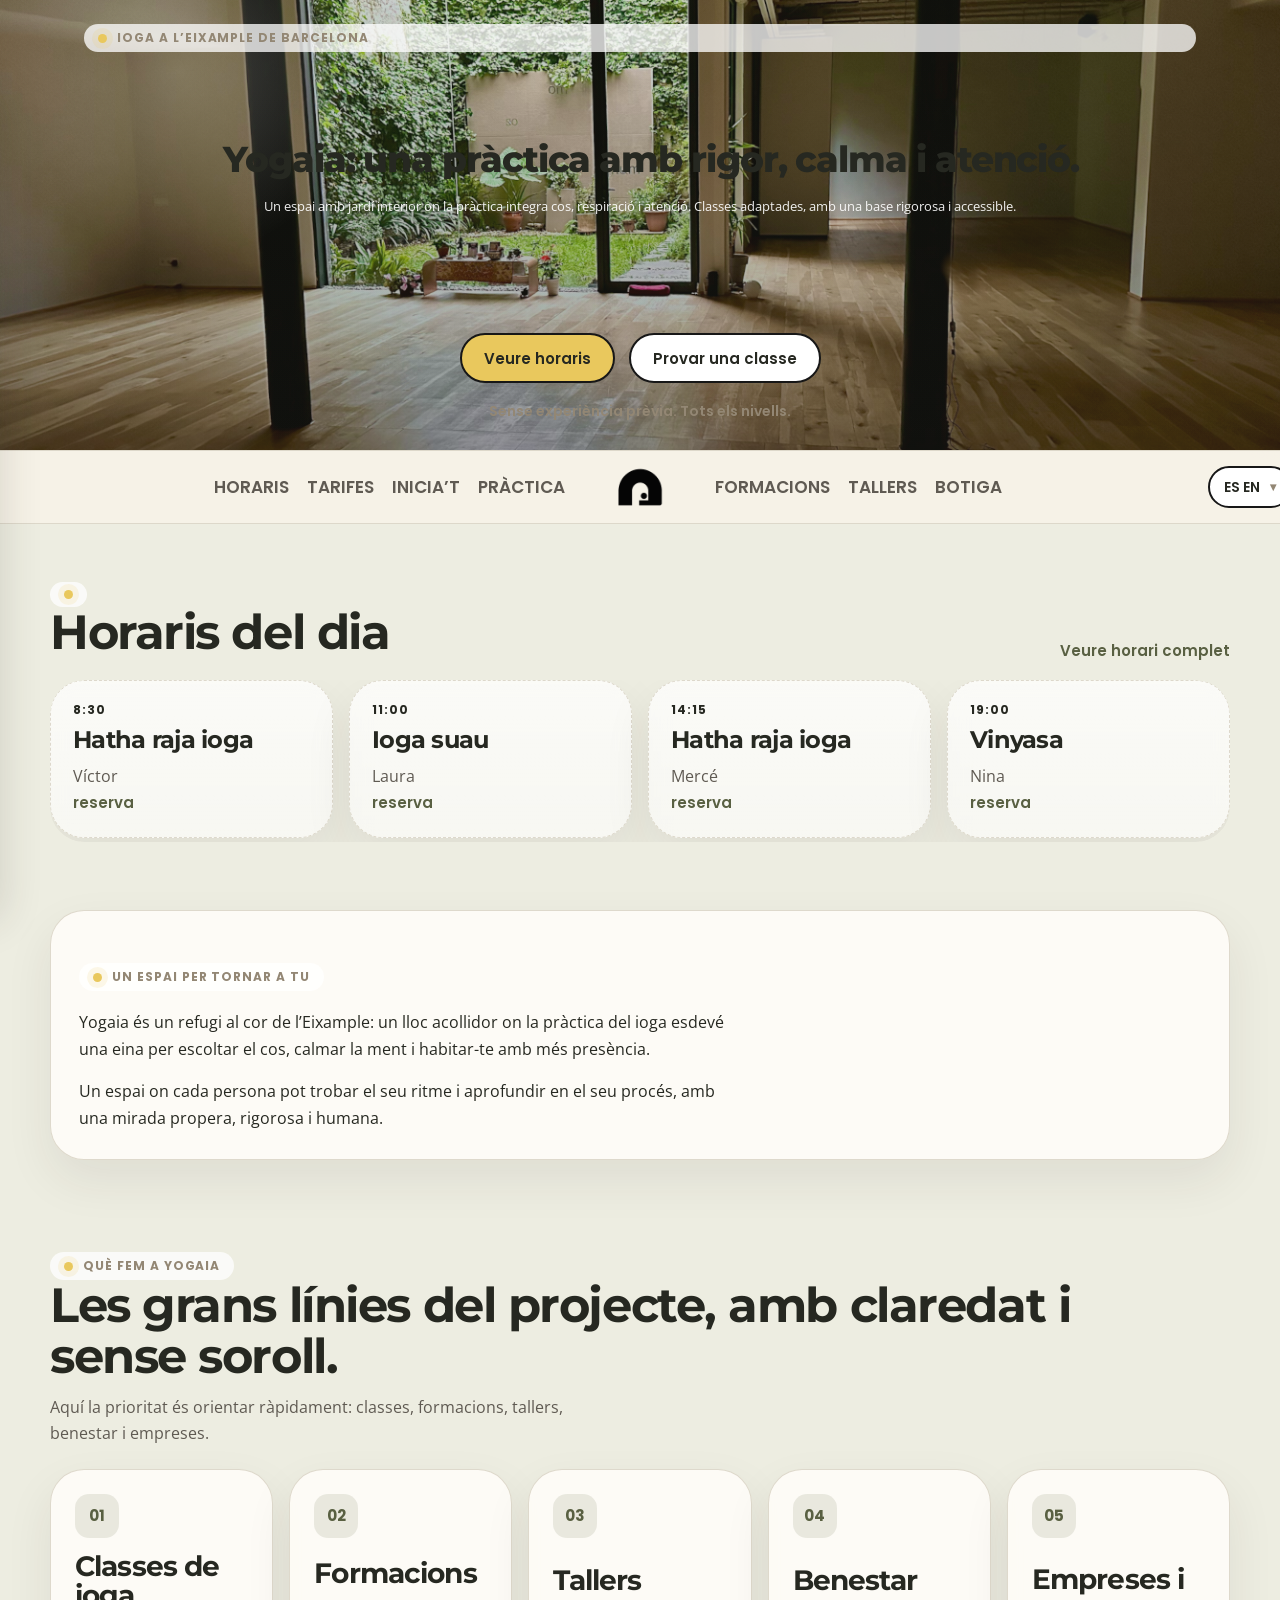
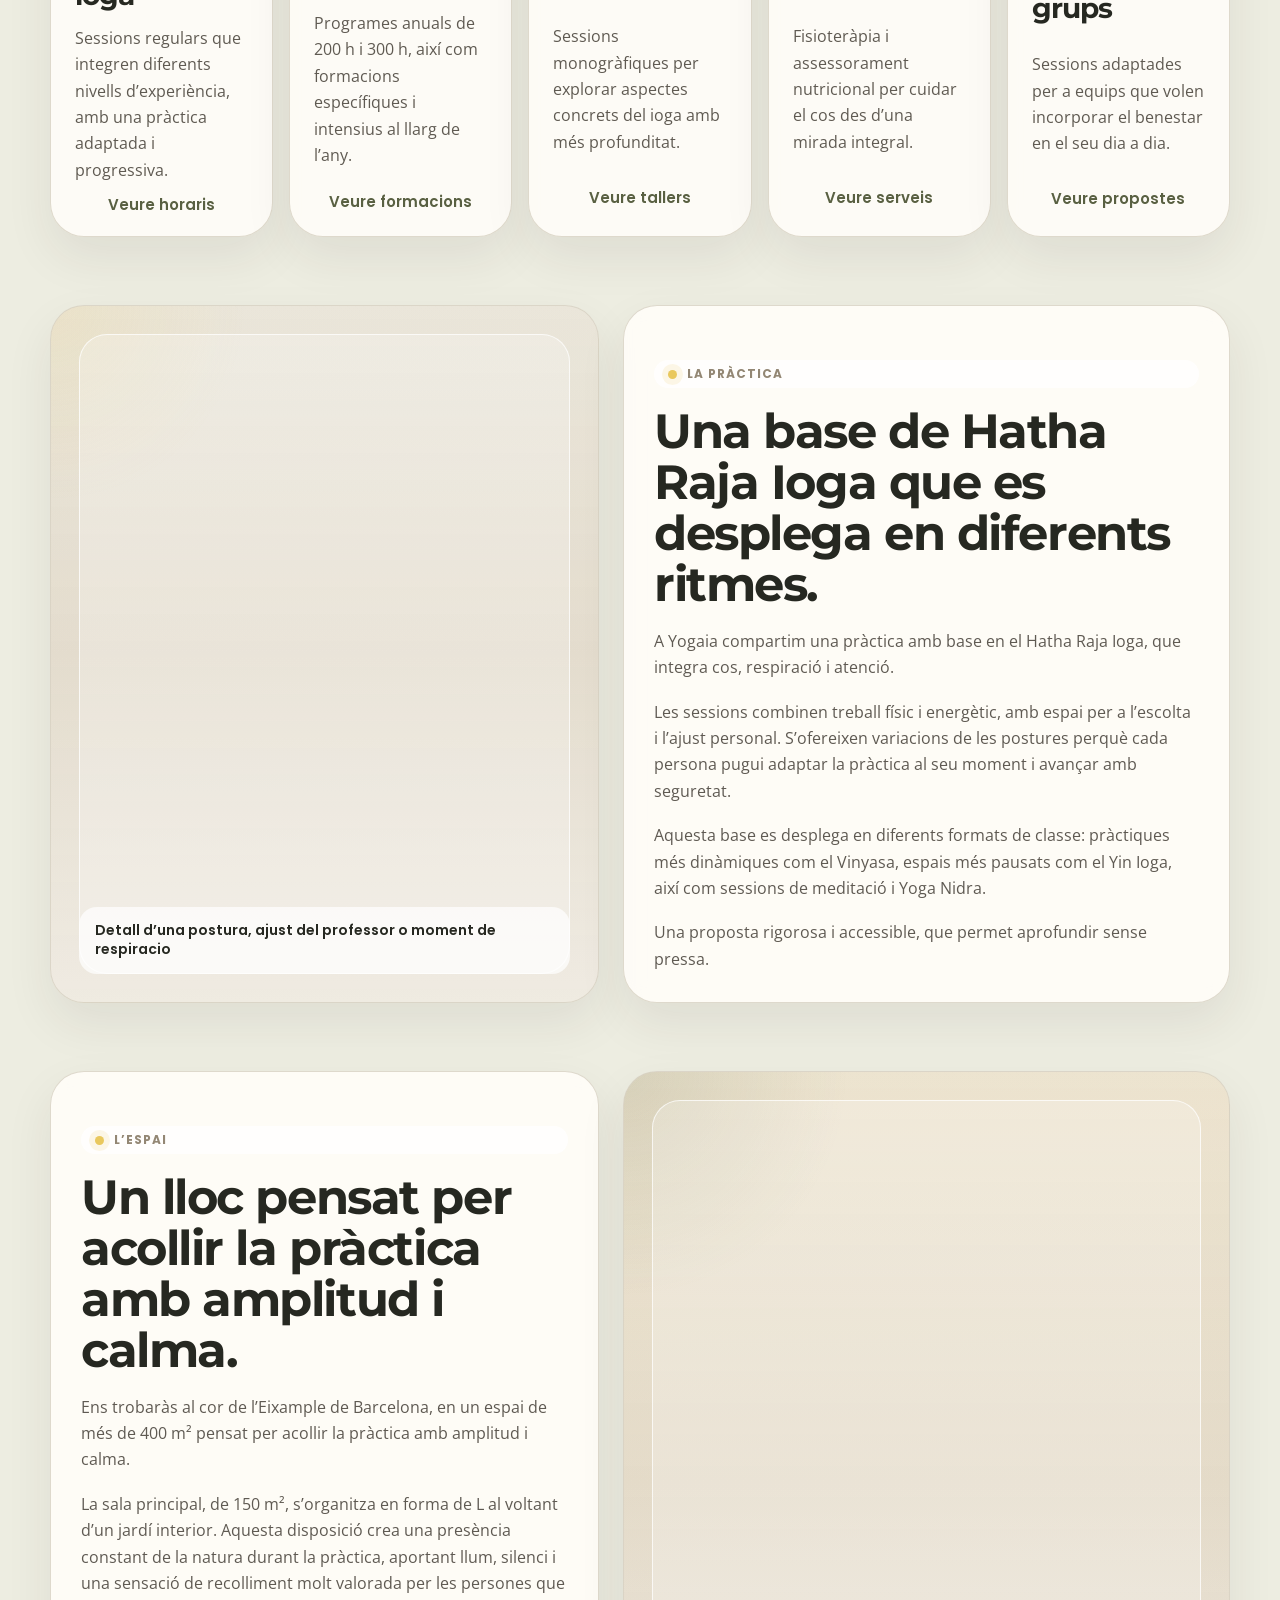
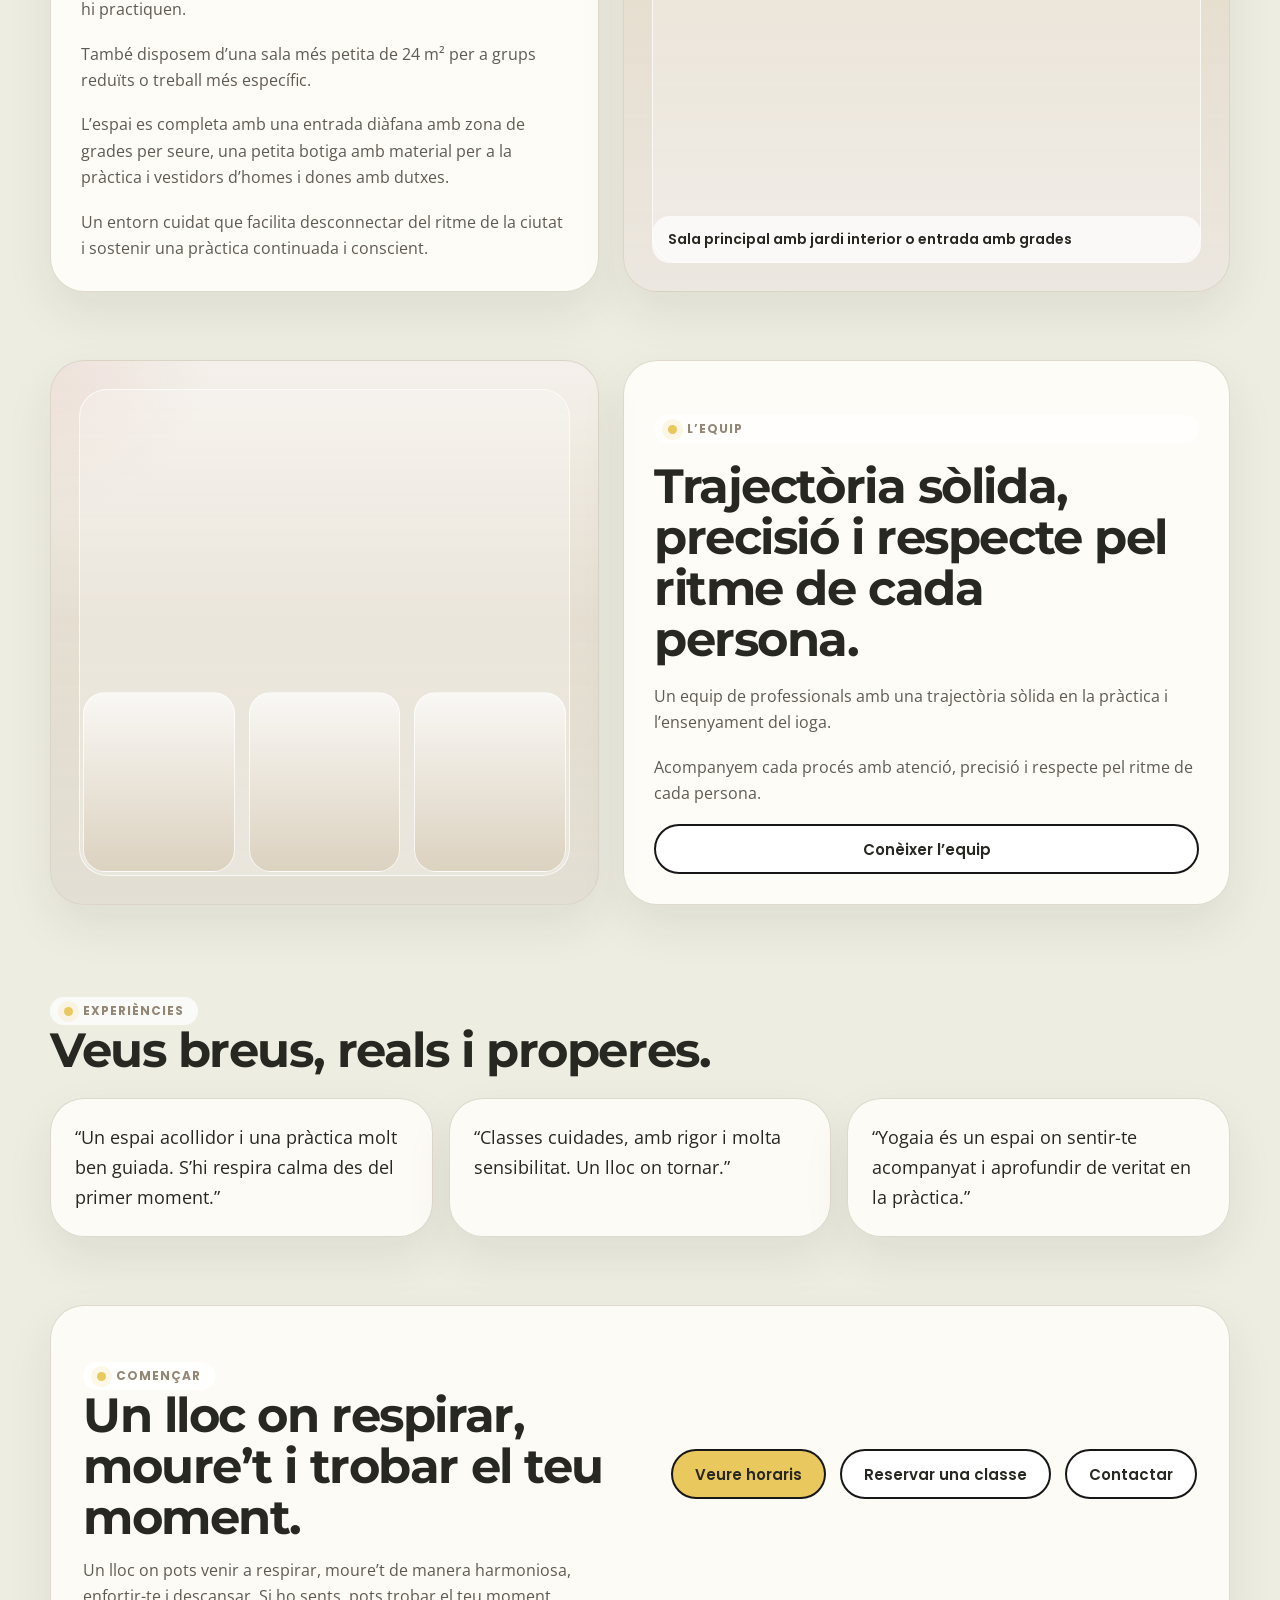
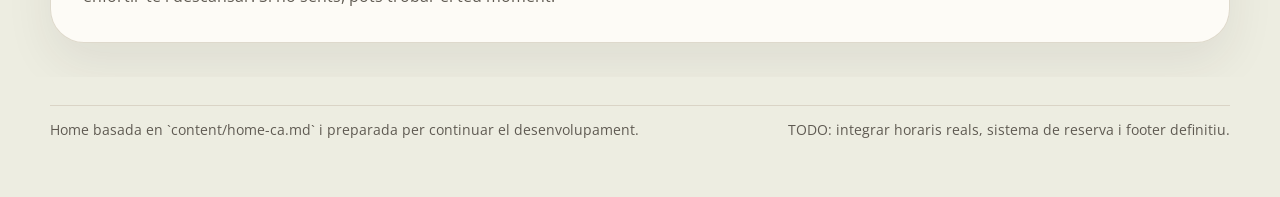
<file: yogaia.org/index.html>
<!doctype html>
<html lang="ca">
<head>
  <meta charset="utf-8">
  <meta name="viewport" content="width=device-width, initial-scale=1">
  <title>Yogaia BCN · Ioga a l'Eixample de Barcelona</title>
  <meta name="description" content="Yogaia BCN, escola de ioga a l'Eixample de Barcelona. Classes regulars, formacions, serveis i propostes per a empreses en un espai amb jardí interior.">
  <link rel="stylesheet" href="index.css">
</head>
<body>
  <section class="hero" aria-label="Hero principal">
    <div class="container">
      <div class="hero-shell">
        <div class="hero-card">
          <span class="eyebrow">Ioga a l’Eixample de Barcelona</span>
          <div class="hero-middle">
            <h1 class="hero-title">Yogaia: una pràctica amb rigor, calma i atenció.</h1>
            <p class="hero-subtitle">
              Un espai amb jardí interior on la pràctica integra cos, respiració i atenció.
              Classes adaptades, amb una base rigorosa i accessible.
            </p>
          </div>
          <div class="hero-actions">
            <a class="button button-primary" href="#horaris">Veure horaris</a>
            <a class="button button-secondary" href="#contacte">Provar una classe</a>
          </div>
          <div class="hero-meta">Sense experiència prèvia. Tots els nivells.</div>
        </div>
      </div>
    </div>
  </section>

  <div class="scroll-layer">
    <header class="site-header" id="siteHeader">
      <div class="container">
        <div class="header-inner">
          <nav class="nav nav-left" aria-label="Navegació principal esquerra">
            <div class="nav-cluster">
              <a href="#horaris">Horaris</a>
              <a href="#contacte">Tarifes</a>
              <a href="#contacte">Inicia’t</a>
              <a href="#practica">Pràctica</a>
            </div>
          </nav>
          <a class="brand" href="#top" aria-label="Yogaia BCN">
            <img class="brand-logo" src="logoYogaia-negre-transparent-600x600.png" alt="Yogaia">
          </a>
          <div class="mobile-header-lang" aria-label="Canviar idioma">
            <a href="#" lang="es" aria-label="Español">ES</a>
            <a href="#" lang="en" aria-label="English">EN</a>
          </div>
          <nav class="nav nav-right" aria-label="Navegació principal dreta">
            <div class="nav-cluster">
              <a href="#contacte">Formacions</a>
              <a href="#contacte">Tallers</a>
              <a href="#contacte">Botiga</a>
            </div>
            <div class="header-right-tools">
              <a class="header-cta" href="#horaris">Veure horaris</a>
              <div class="lang-picker" id="langPicker">
                <button class="lang-trigger button-secondary" type="button" id="langTrigger" aria-haspopup="true" aria-expanded="false">
                  ES EN
                  <span class="lang-chevron" aria-hidden="true">▾</span>
                </button>
                <div class="lang-menu" role="menu" aria-label="Canviar idioma">
                  <a class="lang-option" href="#" role="menuitem">ES</a>
                  <a class="lang-option" href="#" role="menuitem">EN</a>
                </div>
              </div>
            </div>
          </nav>
          <button class="mobile-menu-button" type="button" id="mobileMenuButton" aria-label="Obrir menú">
            <svg viewBox="0 0 24 24" aria-hidden="true">
              <path id="mobileMenuIconTop" d="M4 7h16"></path>
              <path id="mobileMenuIconMiddle" d="M4 12h16"></path>
              <path id="mobileMenuIconBottom" d="M4 17h16"></path>
            </svg>
          </button>
        </div>
      </div>
    </header>

    <main id="top" class="content-stage">
    <section id="horaris">
      <div class="container">
        <div class="section-head">
          <div>
            <span class="eyebrow"></span>
            <h2>Horaris del dia</h2>
          
          </div>
          <a class="button button-text" href="#contacte">Veure horari complet</a>
        </div>
        <div class="schedule-wrapper">
          <div class="schedule-track">
            <article class="schedule-card schedule-placeholder">
              <strong>8:30</strong>
              <h3>Hatha raja ioga</h3>
              <p>Víctor</p>
               <a class="button button-text" href="#contacte">reserva</a>
            </article>
            <article class="schedule-card schedule-placeholder">
             <strong>11:00</strong>
              <h3>Ioga suau</h3>
              <p>Laura</p>
               <a class="button button-text" href="#contacte">reserva</a> </article>
            <article class="schedule-card schedule-placeholder">
             <strong>14:15</strong>
              <h3>Hatha raja ioga</h3>
              <p>Mercé</p>
               <a class="button button-text" href="#contacte">reserva</a></article>
            <article class="schedule-card schedule-placeholder">
             <strong>19:00</strong>
              <h3>Vinyasa</h3>
              <p>Nina</p>
               <a class="button button-text" href="#contacte">reserva</a></article>
          </div>
        </div>
        <div class="schedule-controls" id="scheduleControls" aria-label="Controls dels horaris del dia">
          <button class="schedule-arrow prev" type="button" id="schedulePrev" aria-label="Veure classes anteriors">
            <svg viewBox="0 0 24 24" aria-hidden="true">
              <path d="M15 6l-6 6 6 6"></path>
            </svg>
          </button>
          <button class="schedule-arrow next" type="button" id="scheduleNext" aria-label="Veure classes següents">
            <svg viewBox="0 0 24 24" aria-hidden="true">
              <path d="M9 6l6 6-6 6"></path>
            </svg>
          </button>
        </div>
      </div>
    </section>

    <section class="panel-block" id="intro">
      <div class="container">
        <div class="panel">
          <span class="eyebrow">Un espai per tornar a tu</span>
          <div class="intro-copy">
            <p>Yogaia és un refugi al cor de l’Eixample: un lloc acollidor on la pràctica del ioga esdevé una eina per escoltar el cos, calmar la ment i habitar-te amb més presència.</p>
            <p>Un espai on cada persona pot trobar el seu ritme i aprofundir en el seu procés, amb una mirada propera, rigorosa i humana.</p>
          </div>
        </div>
      </div>
    </section>

    <section id="que-fem">
      <div class="container">
        <div class="section-head">
          <div>
            <span class="eyebrow">Què fem a Yogaia</span>
            <h2>Les grans línies del projecte, amb claredat i sense soroll.</h2>
            <p class="section-lead">Aquí la prioritat és orientar ràpidament: classes, formacions, tallers, benestar i empreses.</p>
          </div>
        </div>
        <div class="feature-grid">
          <article class="feature-card">
            <div class="feature-icon">01</div>
            <h3>Classes de ioga</h3>
            <p>Sessions regulars que integren diferents nivells d’experiència, amb una pràctica adaptada i progressiva.</p>
            <a class="button button-text" href="#horaris">Veure horaris</a>
          </article>
          <article class="feature-card">
            <div class="feature-icon">02</div>
            <h3>Formacions</h3>
            <p>Programes anuals de 200 h i 300 h, així com formacions específiques i intensius al llarg de l’any.</p>
            <a class="button button-text" href="#contacte">Veure formacions</a>
          </article>
          <article class="feature-card">
            <div class="feature-icon">03</div>
            <h3>Tallers</h3>
            <p>Sessions monogràfiques per explorar aspectes concrets del ioga amb més profunditat.</p>
            <a class="button button-text" href="#contacte">Veure tallers</a>
          </article>
          <article class="feature-card">
            <div class="feature-icon">04</div>
            <h3>Benestar</h3>
            <p>Fisioteràpia i assessorament nutricional per cuidar el cos des d’una mirada integral.</p>
            <a class="button button-text" href="#contacte">Veure serveis</a>
          </article>
          <article class="feature-card">
            <div class="feature-icon">05</div>
            <h3>Empreses i grups</h3>
            <p>Sessions adaptades per a equips que volen incorporar el benestar en el seu dia a dia.</p>
            <a class="button button-text" href="#contacte">Veure propostes</a>
          </article>
        </div>
      </div>
    </section>

    <section id="practica">
      <div class="container split">
        <div class="image-panel practice" aria-label="Imatge de la pràctica"></div>
        <div class="text-panel">
          <span class="eyebrow">La pràctica</span>
          <h2>Una base de Hatha Raja Ioga que es desplega en diferents ritmes.</h2>
          <p>A Yogaia compartim una pràctica amb base en el Hatha Raja Ioga, que integra cos, respiració i atenció.</p>
          <p>Les sessions combinen treball físic i energètic, amb espai per a l’escolta i l’ajust personal. S’ofereixen variacions de les postures perquè cada persona pugui adaptar la pràctica al seu moment i avançar amb seguretat.</p>
          <p>Aquesta base es desplega en diferents formats de classe: pràctiques més dinàmiques com el Vinyasa, espais més pausats com el Yin Ioga, així com sessions de meditació i Yoga Nidra.</p>
          <p>Una proposta rigorosa i accessible, que permet aprofundir sense pressa.</p>
        </div>
      </div>
    </section>

    <section id="espai">
      <div class="container split">
        <div class="text-panel">
          <span class="eyebrow">L’espai</span>
          <h2>Un lloc pensat per acollir la pràctica amb amplitud i calma.</h2>
          <p>Ens trobaràs al cor de l’Eixample de Barcelona, en un espai de més de 400 m² pensat per acollir la pràctica amb amplitud i calma.</p>
          <p>La sala principal, de 150 m², s’organitza en forma de L al voltant d’un jardí interior. Aquesta disposició crea una presència constant de la natura durant la pràctica, aportant llum, silenci i una sensació de recolliment molt valorada per les persones que hi practiquen.</p>
          <p>També disposem d’una sala més petita de 24 m² per a grups reduïts o treball més específic.</p>
          <p>L’espai es completa amb una entrada diàfana amb zona de grades per seure, una petita botiga amb material per a la pràctica i vestidors d’homes i dones amb dutxes.</p>
          <p>Un entorn cuidat que facilita desconnectar del ritme de la ciutat i sostenir una pràctica continuada i conscient.</p>
        </div>
        <div class="image-panel space" aria-label="Imatge de l’espai"></div>
      </div>
    </section>

    <section id="equip">
      <div class="container split">
        <div class="image-panel team" aria-label="Retrats de l’equip">
          <div class="portrait-grid" aria-hidden="true">
            <div class="portrait"></div>
            <div class="portrait"></div>
            <div class="portrait"></div>
          </div>
        </div>
        <div class="text-panel">
          <span class="eyebrow">L’equip</span>
          <h2>Trajectòria sòlida, precisió i respecte pel ritme de cada persona.</h2>
          <p>Un equip de professionals amb una trajectòria sòlida en la pràctica i l’ensenyament del ioga.</p>
          <p>Acompanyem cada procés amb atenció, precisió i respecte pel ritme de cada persona.</p>
          <a class="button button-secondary" href="#contacte">Conèixer l’equip</a>
        </div>
      </div>
    </section>

    <section id="experiencies">
      <div class="container">
        <div class="section-head">
          <div>
            <span class="eyebrow">Experiències</span>
            <h2>Veus breus, reals i properes.</h2>
          </div>
        </div>
        <div class="testimonial-grid">
          <article class="testimonial">
            <blockquote>“Un espai acollidor i una pràctica molt ben guiada. S’hi respira calma des del primer moment.”</blockquote>
          </article>
          <article class="testimonial">
            <blockquote>“Classes cuidades, amb rigor i molta sensibilitat. Un lloc on tornar.”</blockquote>
          </article>
          <article class="testimonial">
            <blockquote>“Yogaia és un espai on sentir-te acompanyat i aprofundir de veritat en la pràctica.”</blockquote>
          </article>
        </div>
      </div>
    </section>

    <section id="contacte">
      <div class="container">
        <div class="cta-panel">
          <div>
            <span class="eyebrow">Començar</span>
            <h2>Un lloc on respirar, moure’t i trobar el teu moment.</h2>
            <p>Un lloc on pots venir a respirar, moure’t de manera harmoniosa, enfortir-te i descansar. Si ho sents, pots trobar el teu moment.</p>
          </div>
          <div class="cta-actions">
            <a class="button button-primary" href="#horaris">Veure horaris</a>
            <a class="button button-secondary" href="#horaris">Reservar una classe</a>
            <a class="button button-secondary" href="#horaris">Contactar</a>
          </div>
        </div>
      </div>
    </section>
    </main>

    <footer class="site-footer">
      <div class="container footer-inner">
        <div>Home basada en `content/home-ca.md` i preparada per continuar el desenvolupament.</div>
        <div>TODO: integrar horaris reals, sistema de reserva i footer definitiu.</div>
      </div>
    </footer>
  </div>

  <div class="mobile-overlay" id="mobileOverlay"></div>
  <aside class="mobile-drawer" id="mobileDrawer" aria-hidden="true">
    <nav class="mobile-nav" aria-label="Navegació mòbil">
      <a href="#horaris">Horaris</a>
      <a href="#contacte">Tarifes</a>
      <a href="#contacte">Inicia’t</a>
      <a href="#practica">Pràctica</a>
      <a href="#contacte">Formacions</a>
      <a href="#contacte">Tallers</a>
      <a href="#contacte">Botiga</a>
    </nav>
    <div class="mobile-drawer-bottom">
      <a class="header-cta" href="#horaris">Veure horaris</a>
    </div>
  </aside>

  <script src="index.js" defer></script>
</body>
</html>
</file>
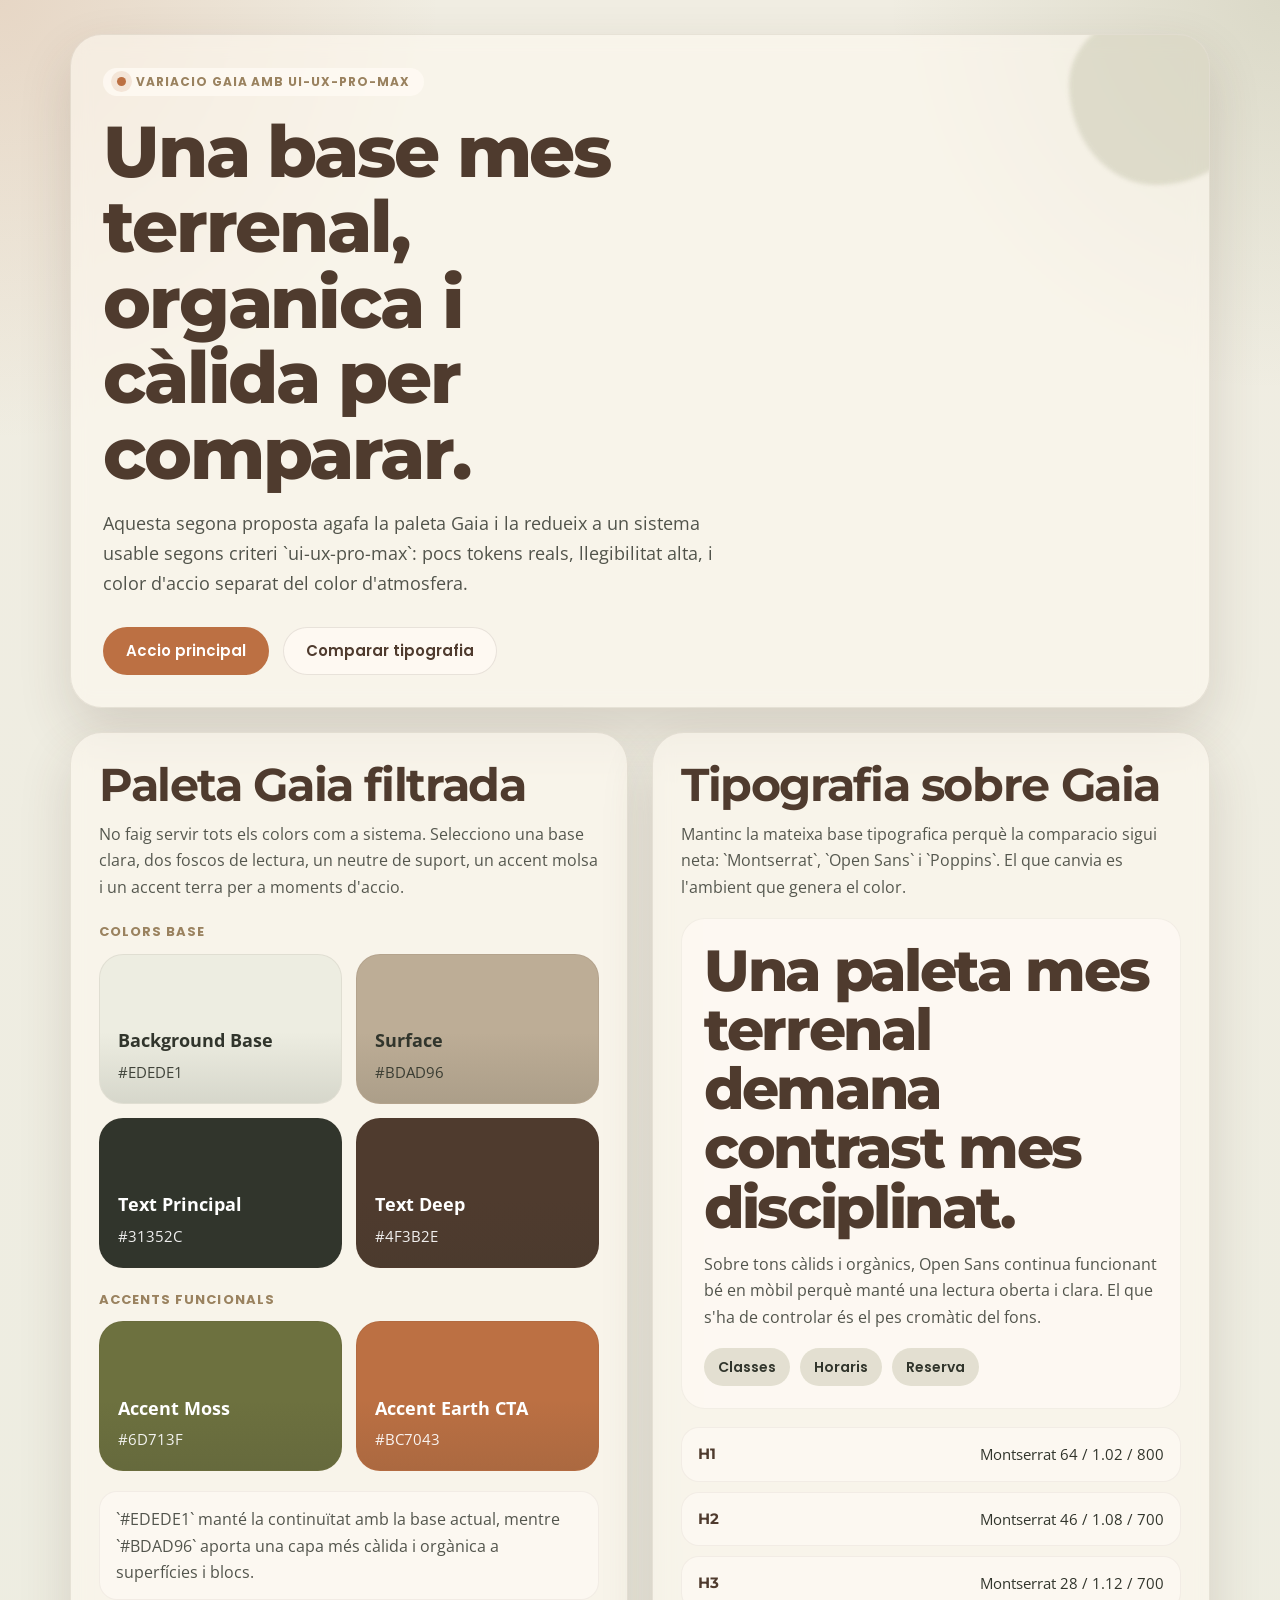
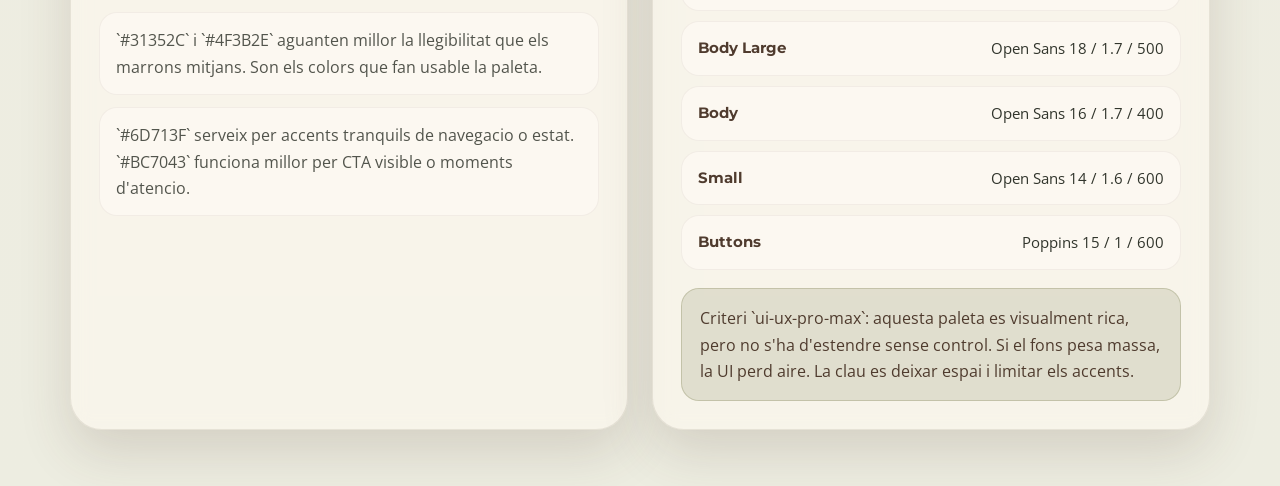
<file: yogaia.org/yogaia-visual-direction-gaia.html>
<!doctype html>
<html lang="ca">
<head>
  <meta charset="utf-8">
  <meta name="viewport" content="width=device-width, initial-scale=1">
  <title>Yogaia — Variacio Gaia</title>
  <style>
    @import url('https://fonts.googleapis.com/css2?family=Montserrat:wght@600;700;800&family=Open+Sans:wght@400;500;600;700&family=Poppins:wght@500;600&display=swap');

    :root {
      --bg: #EDEDE1;
      --surface: #bdad96;
      --surface-soft: #d9c4a8;
      --text: #31352c;
      --text-deep: #4f3b2e;
      --line: #a39c84;
      --neutral: #9a825f;
      --accent-earth: #bc7043;
      --accent-clay: #8d5636;
      --accent-moss: #6d713f;
      --accent-moss-deep: #4e4f34;
      --shadow: 0 22px 52px rgba(79, 59, 46, 0.16);
      --radius-xl: 32px;
      --radius-lg: 24px;
      --radius-md: 18px;
      --content: 1140px;
    }

    * {
      box-sizing: border-box;
    }

    body {
      margin: 0;
      font-family: "Open Sans", sans-serif;
      color: var(--text);
      background:
        radial-gradient(circle at top left, rgba(188, 112, 67, 0.18), transparent 18%),
        radial-gradient(circle at right top, rgba(109, 113, 63, 0.16), transparent 16%),
        linear-gradient(180deg, #f0ede2 0%, #EDEDE1 100%);
      line-height: 1.65;
    }

    .container {
      width: min(calc(100% - 32px), var(--content));
      margin: 0 auto;
    }

    .page {
      padding: 34px 0 56px;
    }

    .hero,
    .panel {
      background: rgba(255, 250, 241, 0.56);
      border: 1px solid rgba(79, 59, 46, 0.10);
      border-radius: var(--radius-xl);
      box-shadow: var(--shadow);
      backdrop-filter: blur(10px);
    }

    .hero {
      padding: 32px;
      margin-bottom: 24px;
      position: relative;
      overflow: hidden;
    }

    .hero::after {
      content: "";
      position: absolute;
      right: -40px;
      top: -30px;
      width: 180px;
      height: 180px;
      border-radius: 58% 42% 52% 48% / 44% 58% 42% 56%;
      background: rgba(109, 113, 63, 0.16);
      filter: blur(2px);
    }

    .eyebrow {
      display: inline-flex;
      align-items: center;
      gap: 10px;
      padding: 8px 14px;
      border-radius: 999px;
      background: rgba(255, 251, 245, 0.74);
      color: var(--neutral);
      font: 700 12px/1 "Poppins", sans-serif;
      letter-spacing: 0.08em;
      text-transform: uppercase;
      position: relative;
      z-index: 1;
    }

    .eyebrow::before {
      content: "";
      width: 9px;
      height: 9px;
      border-radius: 50%;
      background: var(--accent-earth);
      box-shadow: 0 0 0 6px rgba(188, 112, 67, 0.14);
    }

    h1,
    h2,
    h3 {
      margin: 0;
      font-family: "Montserrat", sans-serif;
      letter-spacing: -0.03em;
      line-height: 1.05;
      color: var(--text-deep);
    }

    h1 {
      margin-top: 18px;
      font-size: clamp(38px, 7vw, 72px);
      font-weight: 800;
      max-width: 11ch;
      position: relative;
      z-index: 1;
    }

    h2 {
      font-size: clamp(30px, 4vw, 46px);
      font-weight: 700;
      margin-bottom: 12px;
    }

    h3 {
      font-size: clamp(22px, 3vw, 28px);
      font-weight: 700;
      margin-bottom: 10px;
    }

    .lead {
      max-width: 62ch;
      margin: 18px 0 0;
      color: rgba(49, 53, 44, 0.84);
      font-size: clamp(16px, 2vw, 18px);
      position: relative;
      z-index: 1;
    }

    .hero-actions {
      display: flex;
      flex-wrap: wrap;
      gap: 14px;
      margin-top: 28px;
      position: relative;
      z-index: 1;
    }

    .button {
      display: inline-flex;
      align-items: center;
      justify-content: center;
      min-height: 48px;
      padding: 0 22px;
      border-radius: 999px;
      border: 1px solid transparent;
      text-decoration: none;
      font: 600 15px/1 "Poppins", sans-serif;
      transition: background 180ms ease, color 180ms ease, transform 180ms ease, border-color 180ms ease;
    }

    .button:hover {
      transform: translateY(-1px);
    }

    .button-primary {
      background: var(--accent-earth);
      color: #fff;
    }

    .button-primary:hover {
      background: var(--accent-clay);
    }

    .button-secondary {
      background: rgba(255, 251, 245, 0.82);
      border-color: rgba(79, 59, 46, 0.12);
      color: var(--text-deep);
    }

    .button-secondary:hover {
      border-color: rgba(109, 113, 63, 0.42);
      color: var(--accent-moss-deep);
    }

    .grid {
      display: grid;
      grid-template-columns: repeat(2, minmax(0, 1fr));
      gap: 24px;
    }

    .panel {
      padding: 28px;
    }

    .section-text {
      color: rgba(49, 53, 44, 0.82);
      margin: 0 0 18px;
    }

    .palette-group {
      display: grid;
      gap: 14px;
      margin-top: 18px;
    }

    .palette-title {
      color: var(--neutral);
      font: 700 13px/1.2 "Poppins", sans-serif;
      letter-spacing: 0.08em;
      text-transform: uppercase;
      margin: 6px 0 0;
    }

    .swatches {
      display: grid;
      grid-template-columns: repeat(2, minmax(0, 1fr));
      gap: 14px;
    }

    .swatch {
      min-height: 150px;
      border-radius: var(--radius-lg);
      padding: 18px;
      border: 1px solid rgba(79, 59, 46, 0.08);
      display: flex;
      flex-direction: column;
      justify-content: end;
      position: relative;
      overflow: hidden;
    }

    .swatch::after {
      content: "";
      position: absolute;
      inset: auto 0 0;
      height: 48%;
      background: linear-gradient(180deg, transparent, rgba(49, 53, 44, 0.12));
    }

    .swatch > * {
      position: relative;
      z-index: 1;
    }

    .swatch strong {
      font-size: 18px;
      margin-bottom: 4px;
    }

    .swatch code {
      font-family: inherit;
      font-size: 15px;
      opacity: 0.92;
    }

    .usage {
      display: grid;
      gap: 12px;
      margin-top: 20px;
    }

    .usage-item {
      padding: 14px 16px;
      border-radius: var(--radius-md);
      background: rgba(255, 251, 245, 0.62);
      border: 1px solid rgba(79, 59, 46, 0.06);
      color: rgba(49, 53, 44, 0.84);
    }

    .type-sample {
      padding: 22px;
      border-radius: var(--radius-lg);
      background: rgba(255, 251, 245, 0.64);
      border: 1px solid rgba(79, 59, 46, 0.06);
      margin-top: 16px;
    }

    .display-sample {
      font-family: "Montserrat", sans-serif;
      font-size: clamp(34px, 5vw, 58px);
      font-weight: 800;
      line-height: 1.02;
      letter-spacing: -0.04em;
      color: var(--text-deep);
    }

    .body-sample {
      margin-top: 14px;
      font-family: "Open Sans", sans-serif;
      font-size: 16px;
      color: rgba(49, 53, 44, 0.84);
    }

    .ui-sample {
      display: flex;
      flex-wrap: wrap;
      gap: 10px;
      margin-top: 18px;
    }

    .ui-pill {
      display: inline-flex;
      align-items: center;
      min-height: 38px;
      padding: 0 14px;
      border-radius: 999px;
      background: rgba(109, 113, 63, 0.18);
      color: var(--text);
      font: 600 14px/1 "Poppins", sans-serif;
    }

    .tokens {
      display: grid;
      gap: 10px;
      margin-top: 18px;
    }

    .token {
      display: flex;
      justify-content: space-between;
      gap: 14px;
      padding: 14px 16px;
      border-radius: var(--radius-md);
      background: rgba(255, 251, 245, 0.62);
      border: 1px solid rgba(79, 59, 46, 0.06);
      font-size: 15px;
    }

    .token strong {
      font-family: "Montserrat", sans-serif;
      color: var(--text-deep);
    }

    .ux-note {
      margin-top: 18px;
      padding: 16px 18px;
      border-radius: var(--radius-md);
      background: rgba(109, 113, 63, 0.16);
      border: 1px solid rgba(109, 113, 63, 0.26);
      color: var(--text-deep);
    }

    @media (max-width: 900px) {
      .grid {
        grid-template-columns: 1fr;
      }
    }

    @media (max-width: 640px) {
      .page {
        padding-top: 18px;
      }

      .hero,
      .panel {
        padding: 20px;
        border-radius: 24px;
      }

      .swatches {
        grid-template-columns: 1fr;
      }

      h1 {
        max-width: none;
      }

      .token {
        flex-direction: column;
      }
    }
  </style>
</head>
<body>
  <div class="page">
    <div class="container">
      <section class="hero">
        <span class="eyebrow">Variacio Gaia amb ui-ux-pro-max</span>
        <h1>Una base mes terrenal, organica i càlida per comparar.</h1>
        <p class="lead">
          Aquesta segona proposta agafa la paleta Gaia i la redueix a un sistema usable segons criteri
          `ui-ux-pro-max`: pocs tokens reals, llegibilitat alta, i color d&apos;accio separat del color d&apos;atmosfera.
        </p>
        <div class="hero-actions">
          <a class="button button-primary" href="#colors">Accio principal</a>
          <a class="button button-secondary" href="#fonts">Comparar tipografia</a>
        </div>
      </section>

      <div class="grid">
        <section class="panel" id="colors">
          <h2>Paleta Gaia filtrada</h2>
          <p class="section-text">
            No faig servir tots els colors com a sistema. Selecciono una base clara, dos foscos de lectura,
            un neutre de suport, un accent molsa i un accent terra per a moments d&apos;accio.
          </p>

          <div class="palette-group">
            <div class="palette-title">Colors Base</div>
            <div class="swatches">
              <div class="swatch" style="background:#EDEDE1; color:#31352C">
                <strong>Background Base</strong>
                <code>#EDEDE1</code>
              </div>
              <div class="swatch" style="background:#BDAD96; color:#31352C">
                <strong>Surface</strong>
                <code>#BDAD96</code>
              </div>
              <div class="swatch" style="background:#31352C; color:#FFFFFF">
                <strong>Text Principal</strong>
                <code>#31352C</code>
              </div>
              <div class="swatch" style="background:#4F3B2E; color:#FFFFFF">
                <strong>Text Deep</strong>
                <code>#4F3B2E</code>
              </div>
            </div>
          </div>

          <div class="palette-group">
            <div class="palette-title">Accents Funcionals</div>
            <div class="swatches">
              <div class="swatch" style="background:#6D713F; color:#FFFFFF">
                <strong>Accent Moss</strong>
                <code>#6D713F</code>
              </div>
              <div class="swatch" style="background:#BC7043; color:#FFFFFF">
                <strong>Accent Earth CTA</strong>
                <code>#BC7043</code>
              </div>
            </div>
          </div>

          <div class="usage">
            <div class="usage-item">
              `#EDEDE1` manté la continuïtat amb la base actual, mentre `#BDAD96` aporta una capa
              més càlida i orgànica a superfícies i blocs.
            </div>
            <div class="usage-item">
              `#31352C` i `#4F3B2E` aguanten millor la llegibilitat que els marrons mitjans.
              Son els colors que fan usable la paleta.
            </div>
            <div class="usage-item">
              `#6D713F` serveix per accents tranquils de navegacio o estat.
              `#BC7043` funciona millor per CTA visible o moments d&apos;atencio.
            </div>
          </div>
        </section>

        <section class="panel" id="fonts">
          <h2>Tipografia sobre Gaia</h2>
          <p class="section-text">
            Mantinc la mateixa base tipografica perquè la comparacio sigui neta:
            `Montserrat`, `Open Sans` i `Poppins`. El que canvia es l&apos;ambient que genera el color.
          </p>

          <div class="type-sample">
            <div class="display-sample">Una paleta mes terrenal demana contrast mes disciplinat.</div>
            <div class="body-sample">
              Sobre tons càlids i orgànics, Open Sans continua funcionant bé en mòbil perquè manté
              una lectura oberta i clara. El que s&apos;ha de controlar és el pes cromàtic del fons.
            </div>
            <div class="ui-sample">
              <span class="ui-pill">Classes</span>
              <span class="ui-pill">Horaris</span>
              <span class="ui-pill">Reserva</span>
            </div>
          </div>

          <div class="tokens">
            <div class="token"><strong>H1</strong><span>Montserrat 64 / 1.02 / 800</span></div>
            <div class="token"><strong>H2</strong><span>Montserrat 46 / 1.08 / 700</span></div>
            <div class="token"><strong>H3</strong><span>Montserrat 28 / 1.12 / 700</span></div>
            <div class="token"><strong>Body Large</strong><span>Open Sans 18 / 1.7 / 500</span></div>
            <div class="token"><strong>Body</strong><span>Open Sans 16 / 1.7 / 400</span></div>
            <div class="token"><strong>Small</strong><span>Open Sans 14 / 1.6 / 600</span></div>
            <div class="token"><strong>Buttons</strong><span>Poppins 15 / 1 / 600</span></div>
          </div>

          <div class="ux-note">
            Criteri `ui-ux-pro-max`: aquesta paleta es visualment rica, pero no s&apos;ha d&apos;estendre
            sense control. Si el fons pesa massa, la UI perd aire. La clau es deixar espai i limitar els accents.
          </div>
        </section>
      </div>
    </div>
  </div>
</body>
</html>
</file>
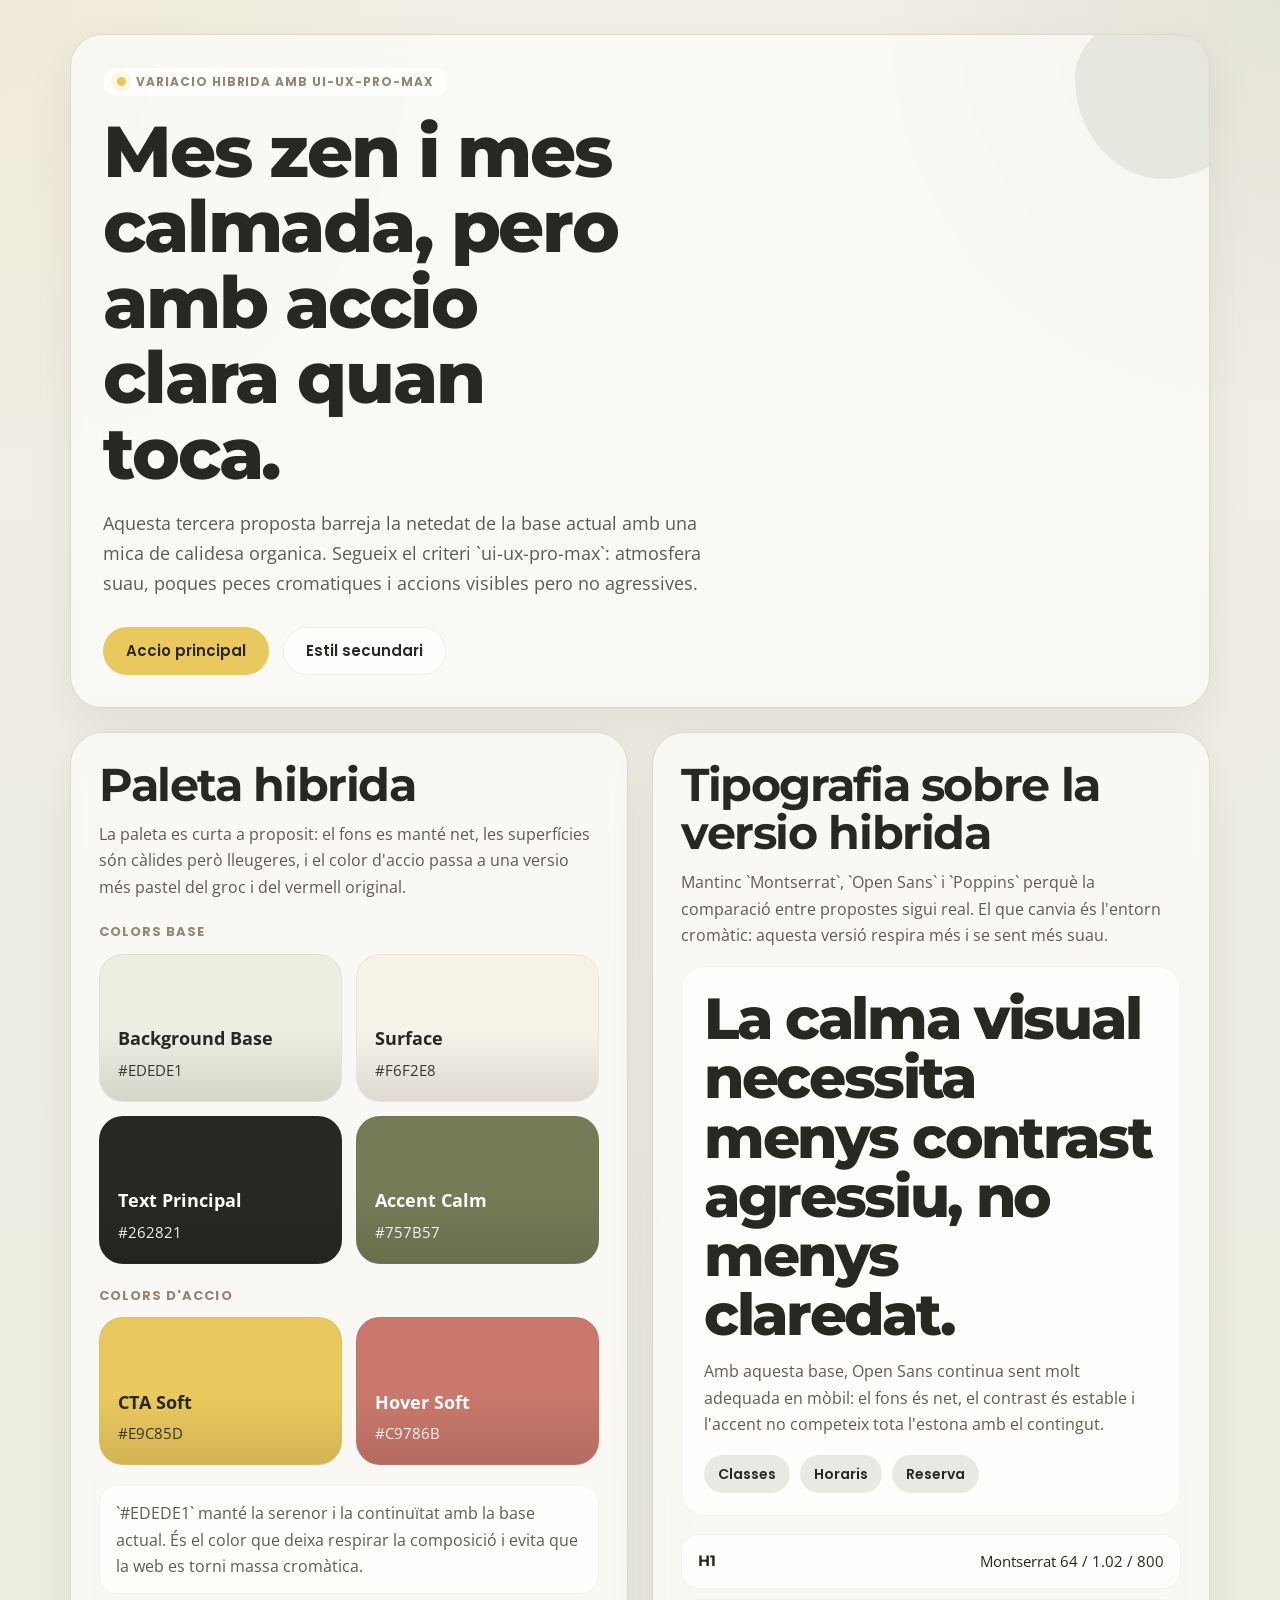
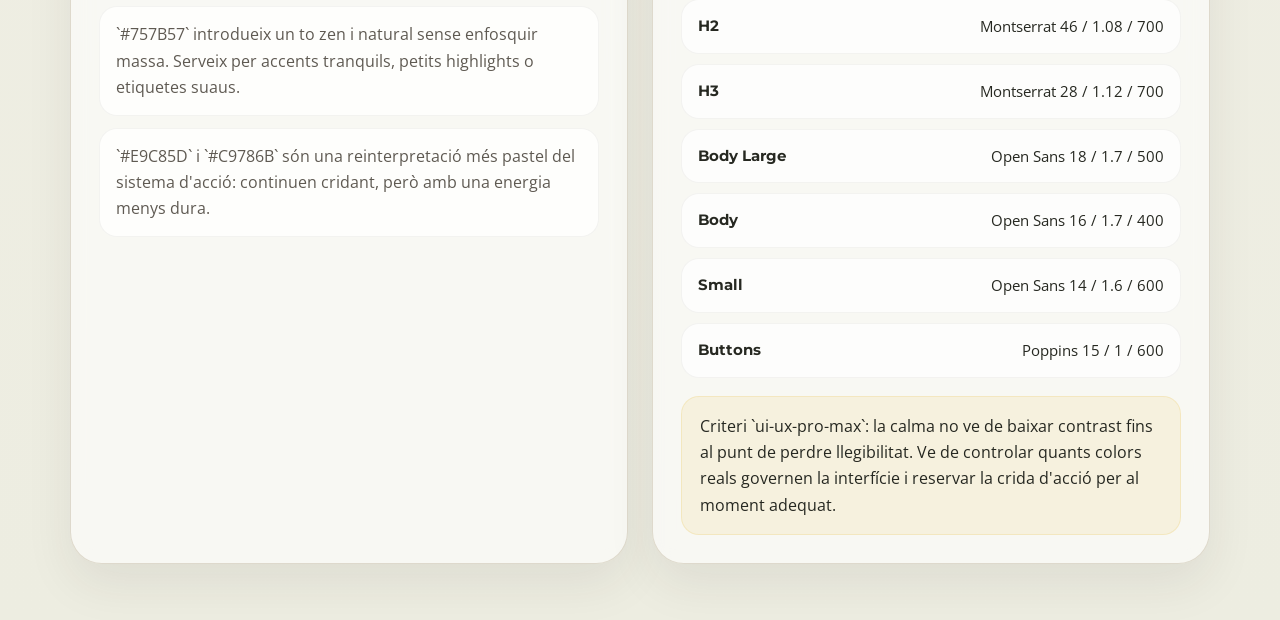
<file: yogaia.org/yogaia-visual-direction-hybrid.html>
<!doctype html>
<html lang="ca">
<head>
  <meta charset="utf-8">
  <meta name="viewport" content="width=device-width, initial-scale=1">
  <title>Yogaia — Variacio Hibrida</title>
  <style>
    @import url('https://fonts.googleapis.com/css2?family=Montserrat:wght@600;700;800&family=Open+Sans:wght@400;500;600;700&family=Poppins:wght@500;600&display=swap');

    :root {
      --bg: #EDEDE1;
      --surface: #F6F2E8;
      --surface-soft: #E4D9C8;
      --text: #262821;
      --text-soft: #5F5A52;
      --line: #D8D2C4;
      --neutral: #938774;
      --moss: #757B57;
      --moss-deep: #596042;
      --cta: #E9C85D;
      --cta-hover: #C9786B;
      --shadow: 0 20px 48px rgba(50, 43, 35, 0.08);
      --radius-xl: 32px;
      --radius-lg: 24px;
      --radius-md: 18px;
      --content: 1140px;
    }

    * {
      box-sizing: border-box;
    }

    body {
      margin: 0;
      font-family: "Open Sans", sans-serif;
      color: var(--text);
      background:
        radial-gradient(circle at top left, rgba(233, 200, 93, 0.10), transparent 18%),
        radial-gradient(circle at right top, rgba(117, 123, 87, 0.10), transparent 16%),
        linear-gradient(180deg, #F1EFE6 0%, #EDEDE1 100%);
      line-height: 1.65;
    }

    .container {
      width: min(calc(100% - 32px), var(--content));
      margin: 0 auto;
    }

    .page {
      padding: 34px 0 56px;
    }

    .hero,
    .panel {
      background: rgba(255, 255, 255, 0.60);
      border: 1px solid rgba(216, 210, 196, 0.82);
      border-radius: var(--radius-xl);
      box-shadow: var(--shadow);
      backdrop-filter: blur(10px);
    }

    .hero {
      padding: 32px;
      margin-bottom: 24px;
      position: relative;
      overflow: hidden;
    }

    .hero::after {
      content: "";
      position: absolute;
      right: -36px;
      top: -26px;
      width: 170px;
      height: 170px;
      border-radius: 56% 44% 48% 52% / 40% 56% 44% 60%;
      background: rgba(117, 123, 87, 0.12);
    }

    .eyebrow {
      display: inline-flex;
      align-items: center;
      gap: 10px;
      padding: 8px 14px;
      border-radius: 999px;
      background: rgba(255, 255, 255, 0.76);
      color: var(--neutral);
      font: 700 12px/1 "Poppins", sans-serif;
      letter-spacing: 0.08em;
      text-transform: uppercase;
      position: relative;
      z-index: 1;
    }

    .eyebrow::before {
      content: "";
      width: 9px;
      height: 9px;
      border-radius: 50%;
      background: var(--cta);
      box-shadow: 0 0 0 6px rgba(233, 200, 93, 0.14);
    }

    h1,
    h2,
    h3 {
      margin: 0;
      font-family: "Montserrat", sans-serif;
      letter-spacing: -0.03em;
      line-height: 1.05;
    }

    h1 {
      margin-top: 18px;
      font-size: clamp(38px, 7vw, 72px);
      font-weight: 800;
      max-width: 11ch;
      position: relative;
      z-index: 1;
    }

    h2 {
      font-size: clamp(30px, 4vw, 46px);
      font-weight: 700;
      margin-bottom: 12px;
    }

    h3 {
      font-size: clamp(22px, 3vw, 28px);
      font-weight: 700;
      margin-bottom: 10px;
    }

    .lead {
      max-width: 62ch;
      margin: 18px 0 0;
      color: var(--text-soft);
      font-size: clamp(16px, 2vw, 18px);
      position: relative;
      z-index: 1;
    }

    .hero-actions {
      display: flex;
      flex-wrap: wrap;
      gap: 14px;
      margin-top: 28px;
      position: relative;
      z-index: 1;
    }

    .button {
      display: inline-flex;
      align-items: center;
      justify-content: center;
      min-height: 48px;
      padding: 0 22px;
      border-radius: 999px;
      border: 1px solid transparent;
      text-decoration: none;
      font: 600 15px/1 "Poppins", sans-serif;
      transition: background 180ms ease, color 180ms ease, transform 180ms ease, border-color 180ms ease;
    }

    .button:hover {
      transform: translateY(-1px);
    }

    .button-primary {
      background: var(--cta);
      color: var(--text);
    }

    .button-primary:hover {
      background: var(--cta-hover);
      color: #fff;
    }

    .button-secondary {
      background: rgba(255, 255, 255, 0.84);
      border-color: rgba(38, 40, 33, 0.08);
      color: var(--text);
    }

    .button-secondary:hover {
      border-color: rgba(117, 123, 87, 0.34);
      color: var(--moss-deep);
    }

    .grid {
      display: grid;
      grid-template-columns: repeat(2, minmax(0, 1fr));
      gap: 24px;
    }

    .panel {
      padding: 28px;
    }

    .section-text {
      color: var(--text-soft);
      margin: 0 0 18px;
    }

    .palette-group {
      display: grid;
      gap: 14px;
      margin-top: 18px;
    }

    .palette-title {
      color: var(--neutral);
      font: 700 13px/1.2 "Poppins", sans-serif;
      letter-spacing: 0.08em;
      text-transform: uppercase;
      margin: 6px 0 0;
    }

    .swatches {
      display: grid;
      grid-template-columns: repeat(2, minmax(0, 1fr));
      gap: 14px;
    }

    .swatch {
      min-height: 148px;
      border-radius: var(--radius-lg);
      padding: 18px;
      border: 1px solid rgba(38, 40, 33, 0.06);
      display: flex;
      flex-direction: column;
      justify-content: end;
      position: relative;
      overflow: hidden;
    }

    .swatch::after {
      content: "";
      position: absolute;
      inset: auto 0 0;
      height: 46%;
      background: linear-gradient(180deg, transparent, rgba(0, 0, 0, 0.10));
    }

    .swatch > * {
      position: relative;
      z-index: 1;
    }

    .swatch strong {
      font-size: 18px;
      margin-bottom: 4px;
    }

    .swatch code {
      font-family: inherit;
      font-size: 15px;
      opacity: 0.92;
    }

    .notes {
      display: grid;
      gap: 12px;
      margin-top: 20px;
    }

    .note {
      padding: 14px 16px;
      border-radius: var(--radius-md);
      background: rgba(255, 255, 255, 0.74);
      border: 1px solid rgba(38, 40, 33, 0.05);
      color: var(--text-soft);
    }

    .type-sample {
      padding: 22px;
      border-radius: var(--radius-lg);
      background: rgba(255, 255, 255, 0.72);
      border: 1px solid rgba(38, 40, 33, 0.05);
      margin-top: 16px;
    }

    .display-sample {
      font-family: "Montserrat", sans-serif;
      font-size: clamp(34px, 5vw, 58px);
      font-weight: 800;
      line-height: 1.02;
      letter-spacing: -0.04em;
    }

    .body-sample {
      margin-top: 14px;
      font-family: "Open Sans", sans-serif;
      font-size: 16px;
      color: var(--text-soft);
    }

    .ui-sample {
      display: flex;
      flex-wrap: wrap;
      gap: 10px;
      margin-top: 18px;
    }

    .ui-pill {
      display: inline-flex;
      align-items: center;
      min-height: 38px;
      padding: 0 14px;
      border-radius: 999px;
      background: rgba(117, 123, 87, 0.16);
      color: var(--text);
      font: 600 14px/1 "Poppins", sans-serif;
    }

    .tokens {
      display: grid;
      gap: 10px;
      margin-top: 18px;
    }

    .token {
      display: flex;
      justify-content: space-between;
      gap: 14px;
      padding: 14px 16px;
      border-radius: var(--radius-md);
      background: rgba(255, 255, 255, 0.72);
      border: 1px solid rgba(38, 40, 33, 0.05);
      font-size: 15px;
    }

    .token strong {
      font-family: "Montserrat", sans-serif;
    }

    .ux-note {
      margin-top: 18px;
      padding: 16px 18px;
      border-radius: var(--radius-md);
      background: rgba(233, 200, 93, 0.14);
      border: 1px solid rgba(233, 200, 93, 0.24);
      color: var(--text);
    }

    @media (max-width: 900px) {
      .grid {
        grid-template-columns: 1fr;
      }
    }

    @media (max-width: 640px) {
      .page {
        padding-top: 18px;
      }

      .hero,
      .panel {
        padding: 20px;
        border-radius: 24px;
      }

      .swatches {
        grid-template-columns: 1fr;
      }

      h1 {
        max-width: none;
      }

      .token {
        flex-direction: column;
      }
    }
  </style>
</head>
<body>
  <div class="page">
    <div class="container">
      <section class="hero">
        <span class="eyebrow">Variacio Hibrida amb ui-ux-pro-max</span>
        <h1>Mes zen i mes calmada, pero amb accio clara quan toca.</h1>
        <p class="lead">
          Aquesta tercera proposta barreja la netedat de la base actual amb una mica de calidesa organica.
          Segueix el criteri `ui-ux-pro-max`: atmosfera suau, poques peces cromatiques i accions visibles
          pero no agressives.
        </p>
        <div class="hero-actions">
          <a class="button button-primary" href="#colors">Accio principal</a>
          <a class="button button-secondary" href="#fonts">Estil secundari</a>
        </div>
      </section>

      <div class="grid">
        <section class="panel" id="colors">
          <h2>Paleta hibrida</h2>
          <p class="section-text">
            La paleta es curta a proposit: el fons es manté net, les superfícies són càlides però lleugeres,
            i el color d&apos;accio passa a una versio més pastel del groc i del vermell original.
          </p>

          <div class="palette-group">
            <div class="palette-title">Colors Base</div>
            <div class="swatches">
              <div class="swatch" style="background:#EDEDE1; color:#262821">
                <strong>Background Base</strong>
                <code>#EDEDE1</code>
              </div>
              <div class="swatch" style="background:#F6F2E8; color:#262821">
                <strong>Surface</strong>
                <code>#F6F2E8</code>
              </div>
              <div class="swatch" style="background:#262821; color:#FFFFFF">
                <strong>Text Principal</strong>
                <code>#262821</code>
              </div>
              <div class="swatch" style="background:#757B57; color:#FFFFFF">
                <strong>Accent Calm</strong>
                <code>#757B57</code>
              </div>
            </div>
          </div>

          <div class="palette-group">
            <div class="palette-title">Colors d&apos;Accio</div>
            <div class="swatches">
              <div class="swatch" style="background:#E9C85D; color:#262821">
                <strong>CTA Soft</strong>
                <code>#E9C85D</code>
              </div>
              <div class="swatch" style="background:#C9786B; color:#FFFFFF">
                <strong>Hover Soft</strong>
                <code>#C9786B</code>
              </div>
            </div>
          </div>

          <div class="notes">
            <div class="note">
              `#EDEDE1` manté la serenor i la continuïtat amb la base actual. És el color que deixa respirar
              la composició i evita que la web es torni massa cromàtica.
            </div>
            <div class="note">
              `#757B57` introdueix un to zen i natural sense enfosquir massa. Serveix per accents tranquils,
              petits highlights o etiquetes suaus.
            </div>
            <div class="note">
              `#E9C85D` i `#C9786B` són una reinterpretació més pastel del sistema d&apos;acció:
              continuen cridant, però amb una energia menys dura.
            </div>
          </div>
        </section>

        <section class="panel" id="fonts">
          <h2>Tipografia sobre la versio hibrida</h2>
          <p class="section-text">
            Mantinc `Montserrat`, `Open Sans` i `Poppins` perquè la comparació entre propostes sigui real.
            El que canvia és l&apos;entorn cromàtic: aquesta versió respira més i se sent més suau.
          </p>

          <div class="type-sample">
            <div class="display-sample">La calma visual necessita menys contrast agressiu, no menys claredat.</div>
            <div class="body-sample">
              Amb aquesta base, Open Sans continua sent molt adequada en mòbil: el fons és net,
              el contrast és estable i l&apos;accent no competeix tota l&apos;estona amb el contingut.
            </div>
            <div class="ui-sample">
              <span class="ui-pill">Classes</span>
              <span class="ui-pill">Horaris</span>
              <span class="ui-pill">Reserva</span>
            </div>
          </div>

          <div class="tokens">
            <div class="token"><strong>H1</strong><span>Montserrat 64 / 1.02 / 800</span></div>
            <div class="token"><strong>H2</strong><span>Montserrat 46 / 1.08 / 700</span></div>
            <div class="token"><strong>H3</strong><span>Montserrat 28 / 1.12 / 700</span></div>
            <div class="token"><strong>Body Large</strong><span>Open Sans 18 / 1.7 / 500</span></div>
            <div class="token"><strong>Body</strong><span>Open Sans 16 / 1.7 / 400</span></div>
            <div class="token"><strong>Small</strong><span>Open Sans 14 / 1.6 / 600</span></div>
            <div class="token"><strong>Buttons</strong><span>Poppins 15 / 1 / 600</span></div>
          </div>

          <div class="ux-note">
            Criteri `ui-ux-pro-max`: la calma no ve de baixar contrast fins al punt de perdre llegibilitat.
            Ve de controlar quants colors reals governen la interfície i reservar la crida d&apos;acció per al moment adequat.
          </div>
        </section>
      </div>
    </div>
  </div>
</body>
</html>
</file>
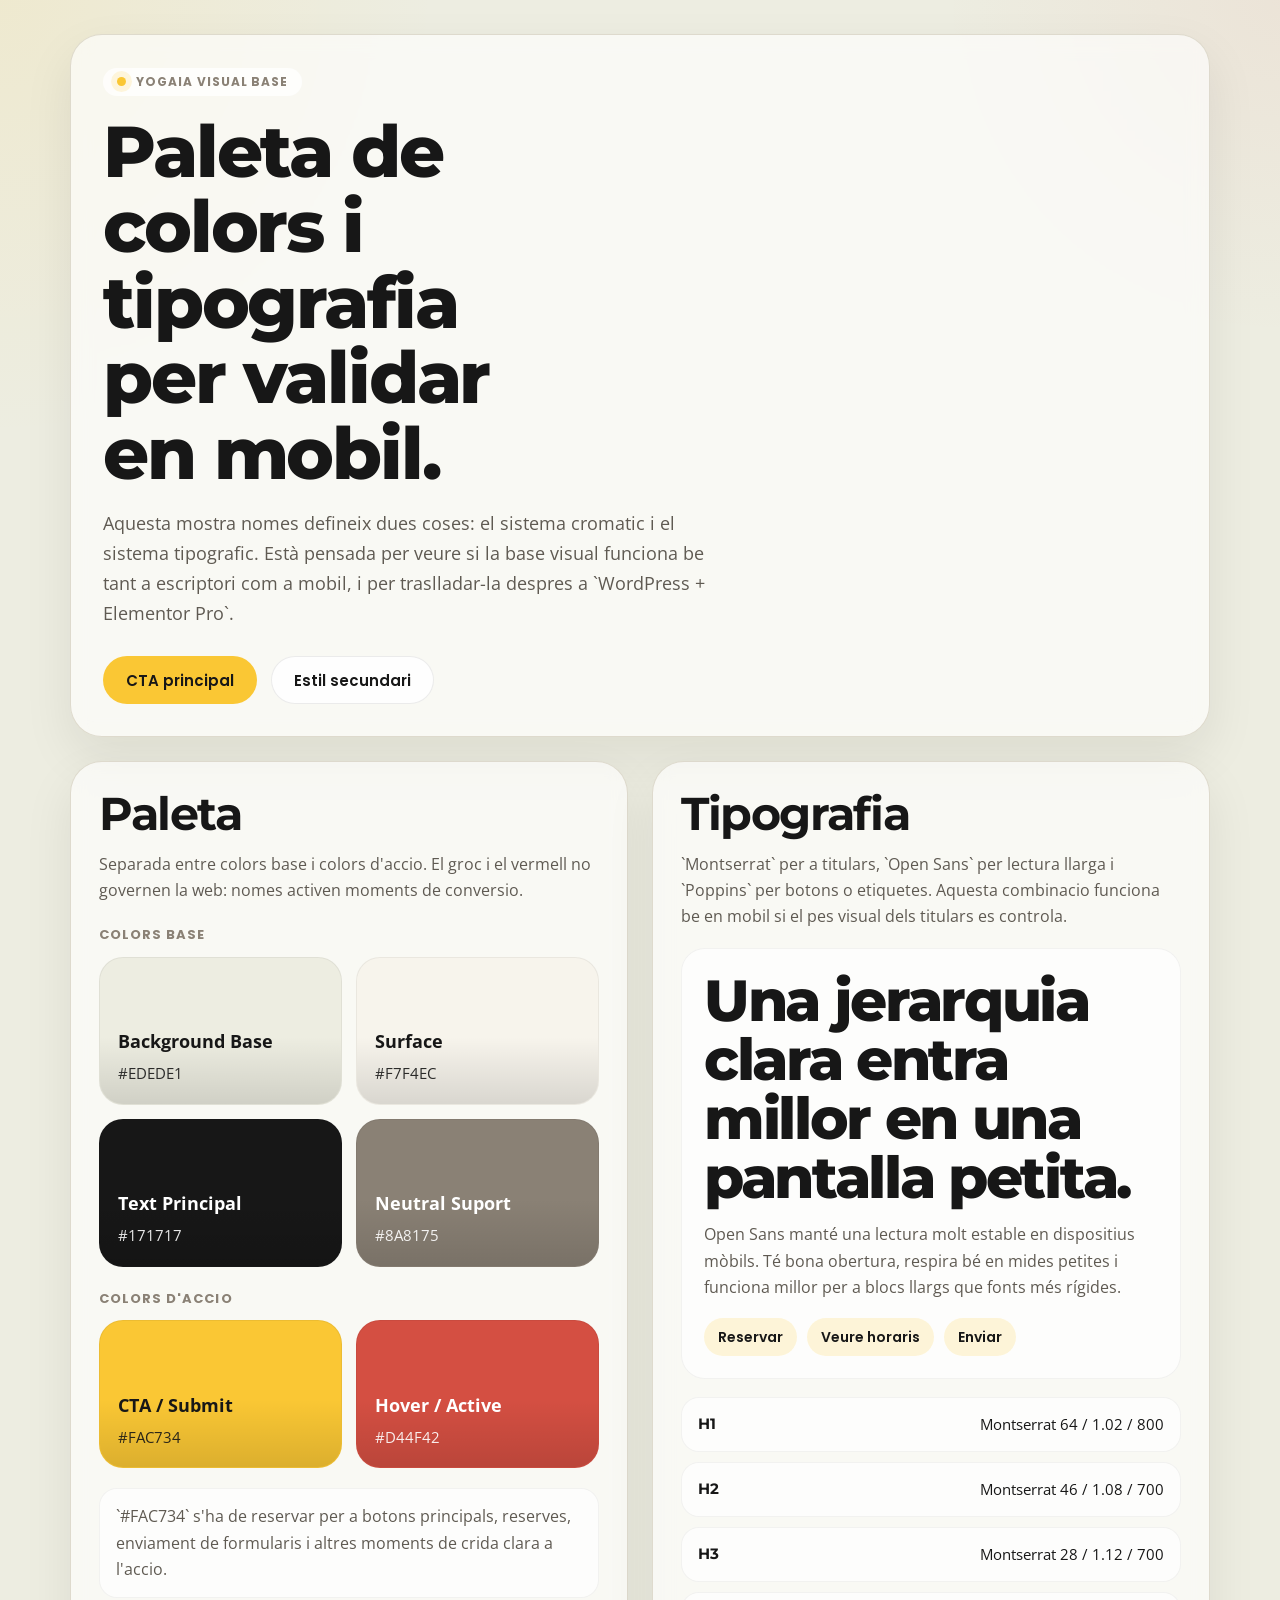
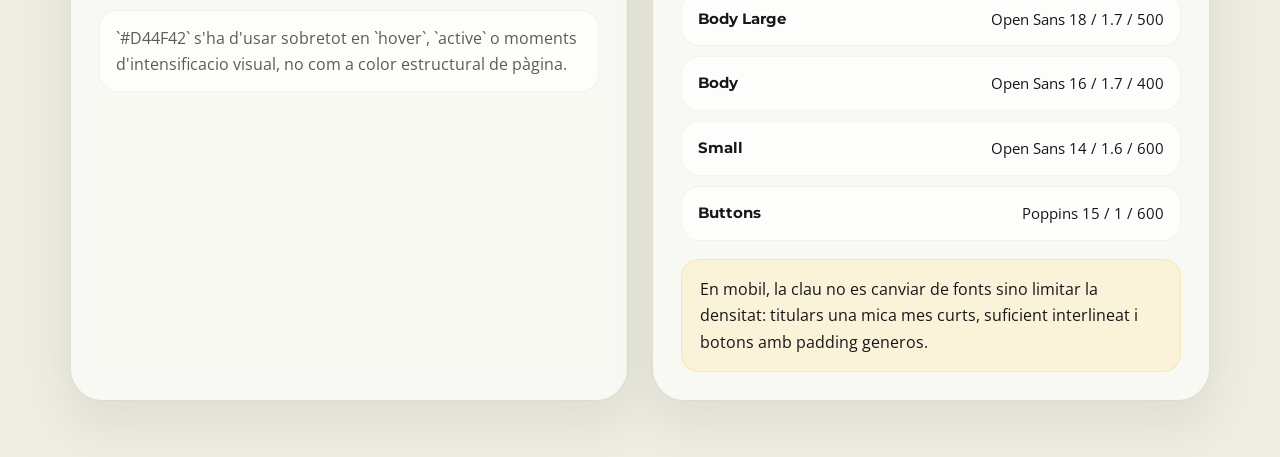
<file: yogaia.org/yogaia-visual-direction.html>
<!doctype html>
<html lang="ca">
<head>
  <meta charset="utf-8">
  <meta name="viewport" content="width=device-width, initial-scale=1">
  <title>Yogaia — Paleta i Tipografia</title>
  <style>
    @import url('https://fonts.googleapis.com/css2?family=Montserrat:wght@600;700;800&family=Open+Sans:wght@400;500;600;700&family=Poppins:wght@500;600&display=swap');

    :root {
      --bg: #EDEDE1;
      --surface: #F7F4EC;
      --surface-strong: #FFFFFF;
      --text: #171717;
      --text-soft: #5F5A52;
      --line: #D8D2C4;
      --neutral: #8A8175;
      --cta: #FAC734;
      --cta-hover: #D44F42;
      --shadow: 0 20px 50px rgba(31, 24, 18, 0.08);
      --radius-xl: 32px;
      --radius-lg: 24px;
      --radius-md: 18px;
      --content: 1140px;
    }

    * {
      box-sizing: border-box;
    }

    body {
      margin: 0;
      font-family: "Open Sans", sans-serif;
      color: var(--text);
      background:
        radial-gradient(circle at top left, rgba(250, 199, 52, 0.10), transparent 18%),
        radial-gradient(circle at right top, rgba(212, 79, 66, 0.06), transparent 14%),
        var(--bg);
      line-height: 1.65;
    }

    .container {
      width: min(calc(100% - 32px), var(--content));
      margin: 0 auto;
    }

    .page {
      padding: 34px 0 56px;
    }

    .hero,
    .panel {
      background: rgba(255, 255, 255, 0.64);
      border: 1px solid rgba(216, 210, 196, 0.8);
      border-radius: var(--radius-xl);
      box-shadow: var(--shadow);
      backdrop-filter: blur(10px);
    }

    .hero {
      padding: 32px;
      margin-bottom: 24px;
    }

    .eyebrow {
      display: inline-flex;
      align-items: center;
      gap: 10px;
      padding: 8px 14px;
      border-radius: 999px;
      background: rgba(255, 255, 255, 0.75);
      color: var(--neutral);
      font: 700 12px/1 "Poppins", sans-serif;
      letter-spacing: 0.08em;
      text-transform: uppercase;
    }

    .eyebrow::before {
      content: "";
      width: 9px;
      height: 9px;
      border-radius: 50%;
      background: var(--cta);
      box-shadow: 0 0 0 6px rgba(250, 199, 52, 0.16);
    }

    h1,
    h2,
    h3 {
      margin: 0;
      font-family: "Montserrat", sans-serif;
      letter-spacing: -0.03em;
      line-height: 1.05;
    }

    h1 {
      margin-top: 18px;
      font-size: clamp(38px, 7vw, 72px);
      font-weight: 800;
      max-width: 10ch;
    }

    h2 {
      font-size: clamp(30px, 4vw, 46px);
      font-weight: 700;
      margin-bottom: 12px;
    }

    h3 {
      font-size: clamp(22px, 3vw, 28px);
      font-weight: 700;
      margin-bottom: 10px;
    }

    .lead {
      max-width: 62ch;
      margin: 18px 0 0;
      color: var(--text-soft);
      font-size: clamp(16px, 2vw, 18px);
    }

    .hero-actions {
      display: flex;
      flex-wrap: wrap;
      gap: 14px;
      margin-top: 28px;
    }

    .button {
      display: inline-flex;
      align-items: center;
      justify-content: center;
      min-height: 48px;
      padding: 0 22px;
      border-radius: 999px;
      border: 1px solid transparent;
      text-decoration: none;
      font: 600 15px/1 "Poppins", sans-serif;
      transition: background 180ms ease, color 180ms ease, transform 180ms ease;
    }

    .button:hover {
      transform: translateY(-1px);
    }

    .button-primary {
      background: var(--cta);
      color: var(--text);
    }

    .button-primary:hover {
      background: var(--cta-hover);
      color: #fff;
    }

    .button-secondary {
      background: rgba(255, 255, 255, 0.85);
      border-color: rgba(23, 23, 23, 0.08);
      color: var(--text);
    }

    .grid {
      display: grid;
      grid-template-columns: repeat(2, minmax(0, 1fr));
      gap: 24px;
    }

    .panel {
      padding: 28px;
    }

    .section-text {
      color: var(--text-soft);
      margin: 0 0 18px;
    }

    .palette-group {
      display: grid;
      gap: 14px;
      margin-top: 18px;
    }

    .palette-title {
      color: var(--neutral);
      font: 700 13px/1.2 "Poppins", sans-serif;
      letter-spacing: 0.08em;
      text-transform: uppercase;
      margin: 6px 0 0;
    }

    .swatches {
      display: grid;
      grid-template-columns: repeat(2, minmax(0, 1fr));
      gap: 14px;
    }

    .swatch {
      min-height: 148px;
      border-radius: var(--radius-lg);
      padding: 18px;
      border: 1px solid rgba(23, 23, 23, 0.06);
      display: flex;
      flex-direction: column;
      justify-content: end;
      position: relative;
      overflow: hidden;
    }

    .swatch::after {
      content: "";
      position: absolute;
      inset: auto 0 0;
      height: 46%;
      background: linear-gradient(180deg, transparent, rgba(0, 0, 0, 0.12));
    }

    .swatch > * {
      position: relative;
      z-index: 1;
    }

    .swatch strong {
      font-size: 18px;
      margin-bottom: 4px;
    }

    .swatch code {
      font-family: inherit;
      font-size: 15px;
      opacity: 0.9;
    }

    .notes {
      display: grid;
      gap: 12px;
      margin-top: 20px;
    }

    .note {
      padding: 14px 16px;
      border-radius: var(--radius-md);
      background: rgba(255, 255, 255, 0.72);
      border: 1px solid rgba(23, 23, 23, 0.05);
      color: var(--text-soft);
    }

    .type-sample {
      padding: 22px;
      border-radius: var(--radius-lg);
      background: rgba(255, 255, 255, 0.72);
      border: 1px solid rgba(23, 23, 23, 0.05);
      margin-top: 16px;
    }

    .display-sample {
      font-family: "Montserrat", sans-serif;
      font-size: clamp(34px, 5vw, 58px);
      font-weight: 800;
      line-height: 1.02;
      letter-spacing: -0.04em;
    }

    .body-sample {
      margin-top: 14px;
      font-family: "Open Sans", sans-serif;
      font-size: 16px;
      color: var(--text-soft);
    }

    .ui-sample {
      display: flex;
      flex-wrap: wrap;
      gap: 10px;
      margin-top: 18px;
    }

    .ui-pill {
      display: inline-flex;
      align-items: center;
      min-height: 38px;
      padding: 0 14px;
      border-radius: 999px;
      background: rgba(250, 199, 52, 0.18);
      color: var(--text);
      font: 600 14px/1 "Poppins", sans-serif;
    }

    .tokens {
      display: grid;
      gap: 10px;
      margin-top: 18px;
    }

    .token {
      display: flex;
      justify-content: space-between;
      gap: 14px;
      padding: 14px 16px;
      border-radius: var(--radius-md);
      background: rgba(255, 255, 255, 0.72);
      border: 1px solid rgba(23, 23, 23, 0.05);
      font-size: 15px;
    }

    .token strong {
      font-family: "Montserrat", sans-serif;
    }

    .mobile-note {
      margin-top: 18px;
      padding: 16px 18px;
      border-radius: var(--radius-md);
      background: rgba(250, 199, 52, 0.14);
      border: 1px solid rgba(250, 199, 52, 0.26);
      color: var(--text);
    }

    @media (max-width: 900px) {
      .grid {
        grid-template-columns: 1fr;
      }
    }

    @media (max-width: 640px) {
      .page {
        padding-top: 18px;
      }

      .hero,
      .panel {
        padding: 20px;
        border-radius: 24px;
      }

      .swatches {
        grid-template-columns: 1fr;
      }

      h1 {
        max-width: none;
      }

      .token {
        flex-direction: column;
      }
    }
  </style>
</head>
<body>
  <div class="page">
    <div class="container">
      <section class="hero">
        <span class="eyebrow">Yogaia Visual Base</span>
        <h1>Paleta de colors i tipografia per validar en mobil.</h1>
        <p class="lead">
          Aquesta mostra nomes defineix dues coses: el sistema cromatic i el sistema tipografic.
          Està pensada per veure si la base visual funciona be tant a escriptori com a mobil,
          i per traslladar-la despres a `WordPress + Elementor Pro`.
        </p>
        <div class="hero-actions">
          <a class="button button-primary" href="#colors">CTA principal</a>
          <a class="button button-secondary" href="#fonts">Estil secundari</a>
        </div>
      </section>

      <div class="grid">
        <section class="panel" id="colors">
          <h2>Paleta</h2>
          <p class="section-text">
            Separada entre colors base i colors d&apos;accio. El groc i el vermell no governen la web:
            nomes activen moments de conversio.
          </p>

          <div class="palette-group">
            <div class="palette-title">Colors Base</div>
            <div class="swatches">
              <div class="swatch" style="background:#EDEDE1; color:#171717">
                <strong>Background Base</strong>
                <code>#EDEDE1</code>
              </div>
              <div class="swatch" style="background:#F7F4EC; color:#171717">
                <strong>Surface</strong>
                <code>#F7F4EC</code>
              </div>
              <div class="swatch" style="background:#171717; color:#FFFFFF">
                <strong>Text Principal</strong>
                <code>#171717</code>
              </div>
              <div class="swatch" style="background:#8A8175; color:#FFFFFF">
                <strong>Neutral Suport</strong>
                <code>#8A8175</code>
              </div>
            </div>
          </div>

          <div class="palette-group">
            <div class="palette-title">Colors d&apos;Accio</div>
            <div class="swatches">
              <div class="swatch" style="background:#FAC734; color:#171717">
                <strong>CTA / Submit</strong>
                <code>#FAC734</code>
              </div>
              <div class="swatch" style="background:#D44F42; color:#FFFFFF">
                <strong>Hover / Active</strong>
                <code>#D44F42</code>
              </div>
            </div>
          </div>

          <div class="notes">
            <div class="note">
              `#FAC734` s&apos;ha de reservar per a botons principals, reserves, enviament de formularis
              i altres moments de crida clara a l&apos;accio.
            </div>
            <div class="note">
              `#D44F42` s&apos;ha d&apos;usar sobretot en `hover`, `active` o moments d&apos;intensificacio visual,
              no com a color estructural de pàgina.
            </div>
          </div>
        </section>

        <section class="panel" id="fonts">
          <h2>Tipografia</h2>
          <p class="section-text">
            `Montserrat` per a titulars, `Open Sans` per lectura llarga i `Poppins` per botons o etiquetes.
            Aquesta combinacio funciona be en mobil si el pes visual dels titulars es controla.
          </p>

          <div class="type-sample">
            <div class="display-sample">Una jerarquia clara entra millor en una pantalla petita.</div>
            <div class="body-sample">
              Open Sans manté una lectura molt estable en dispositius mòbils. Té bona obertura,
              respira bé en mides petites i funciona millor per a blocs llargs que fonts més rígides.
            </div>
            <div class="ui-sample">
              <span class="ui-pill">Reservar</span>
              <span class="ui-pill">Veure horaris</span>
              <span class="ui-pill">Enviar</span>
            </div>
          </div>

          <div class="tokens">
            <div class="token"><strong>H1</strong><span>Montserrat 64 / 1.02 / 800</span></div>
            <div class="token"><strong>H2</strong><span>Montserrat 46 / 1.08 / 700</span></div>
            <div class="token"><strong>H3</strong><span>Montserrat 28 / 1.12 / 700</span></div>
            <div class="token"><strong>Body Large</strong><span>Open Sans 18 / 1.7 / 500</span></div>
            <div class="token"><strong>Body</strong><span>Open Sans 16 / 1.7 / 400</span></div>
            <div class="token"><strong>Small</strong><span>Open Sans 14 / 1.6 / 600</span></div>
            <div class="token"><strong>Buttons</strong><span>Poppins 15 / 1 / 600</span></div>
          </div>

          <div class="mobile-note">
            En mobil, la clau no es canviar de fonts sino limitar la densitat: titulars una mica mes curts,
            suficient interlineat i botons amb padding generos.
          </div>
        </section>
      </div>
    </div>
  </div>
</body>
</html>
</file>
<file: yogaia.org/index.css>
@import url('https://fonts.googleapis.com/css2?family=Montserrat:wght@600;700;800&family=Open+Sans:wght@400;500;600;700&family=Poppins:wght@500;600&display=swap');

:root {
  --bg: #ededE1;
  --surface: #f6f2e8;
  --surface-strong: #fffdf9;
  --surface-soft: #e4d9c8;
  --text: #262821;
  --text-soft: #5f5a52;
  --line: #d8d2c4;
  --neutral: #938774;
  --moss: #757b57;
  --moss-deep: #596042;
  --cta: #e9c85d;
  --cta-hover: #c9786b;
  --shadow: 0 20px 48px rgba(50, 43, 35, 0.08);
  --radius-xl: 34px;
  --radius-lg: 24px;
  --radius-md: 18px;
  --content: 1180px;
}

* {
  box-sizing: border-box;
}

html {
  scroll-behavior: smooth;
  scroll-padding-top: 96px;
}

body {
  margin: 0;
  font-family: "Open Sans", sans-serif;
  color: var(--text);
  background:
    radial-gradient(circle at top left, rgba(233, 200, 93, 0.08), transparent 16%),
    radial-gradient(circle at right top, rgba(117, 123, 87, 0.10), transparent 18%),
    linear-gradient(180deg, #f1efe6 0%, #edede1 100%);
  line-height: 1.65;
}

a {
  color: inherit;
  text-decoration: none;
  touch-action: manipulation;
}

img {
  max-width: 100%;
  display: block;
}

.container {
  width: min(calc(100% - 32px), var(--content));
  margin: 0 auto;
}

.eyebrow {
  display: inline-flex;
  align-items: center;
  gap: 10px;
  padding: 8px 14px;
  margin-top: 2em;
  border-radius: 999px;
  background: rgba(255, 255, 255, 0.76);
  color: var(--neutral);
  font: 700 12px/1 "Poppins", sans-serif;
  letter-spacing: 0.08em;
  text-transform: uppercase;
}

.eyebrow::before {
  content: "";
  width: 9px;
  height: 9px;
  border-radius: 50%;
  background: var(--cta);
  box-shadow: 0 0 0 6px rgba(233, 200, 93, 0.14);
}

h1,
h2,
h3 {
  margin: 0;
  font-family: "Montserrat", sans-serif;
  letter-spacing: -0.03em;
  line-height: 1.06;
}

h1 {
  font-size: 74px;
  font-weight: 800;
  width: 75%;
  max-width: 75%;
  white-space: nowrap;
}

h2 {
  font-size: clamp(30px, 4vw, 48px);
  font-weight: 700;
}

h3 {
  font-size: clamp(22px, 3vw, 28px);
  font-weight: 700;
}

p {
  margin: 0;
}

.site-header {
  position: sticky;
  top: 0;
  z-index: 40;
  padding: 0;
  transition: box-shadow 220ms ease, border-color 220ms ease, background 220ms ease;
  background: rgba(246, 242, 232, 0.96);
  backdrop-filter: blur(12px);
  border-top: 1px solid rgba(216, 210, 196, 0.82);
  border-bottom: 1px solid rgba(216, 210, 196, 0.82);
}

.site-header.is-compact {
  background: rgba(246, 242, 232, 0.98);
  box-shadow: 0 10px 22px rgba(50, 43, 35, 0.06);
}

body.mobile-menu-open .site-header {
  position: fixed;
  top: 0;
  left: 0;
  right: 0;
  width: 100%;
}

body.mobile-menu-open .scroll-layer {
  padding-top: calc(50vh + var(--mobile-header-offset, 80px));
}

.header-inner {
  position: relative;
  display: grid;
  grid-template-columns: 1fr 1fr;
  align-items: center;
  gap: 22px;
  min-height: 72px;
  padding: 10px 0;
}

.brand {
  position: absolute;
  left: 50%;
  top: 50%;
  transform: translate(-50%, -50%);
  display: inline-flex;
  align-items: center;
  gap: 0;
  color: var(--text);
  z-index: 2;
}

.brand-logo {
  display: block;
  height: 64.8px;
  width: auto;
}

.nav {
  display: flex;
  align-items: center;
  gap: 18px;
  flex-wrap: wrap;
  color: var(--text-soft);
  font: 600 17px/1 "Poppins", sans-serif;
  text-transform: uppercase;
}

.nav-left {
  justify-content: flex-end;
  padding-right: 64px;
}

.nav-right {
  justify-content: flex-start;
  flex-wrap: nowrap;
  min-width: 0;
  padding-left: 64px;
}

.nav-cluster {
  display: flex;
  align-items: center;
  gap: 18px;
  flex-wrap: wrap;
}

.nav-right .nav-cluster {
  flex-wrap: nowrap;
}

.nav a {
  transition: color 180ms ease, transform 180ms ease;
  transform-origin: center;
}

.nav a:hover {
  color: var(--moss-deep);
  transform: scale(1.2);
}

.header-right-tools {
  display: flex;
  align-items: center;
  gap: 18px;
  margin-left: 10px;
  flex-shrink: 0;
  white-space: nowrap;
}

.header-cta {
  display: inline-flex;
  align-items: center;
  justify-content: center;
  min-height: 46px;
  padding: 0 20px;
  border-radius: 999px;
  border: 0;
  background: var(--cta);
  color: var(--text);
  font: 600 15px/1 "Poppins", sans-serif;
  transition: background 180ms ease, color 180ms ease, transform 180ms ease, opacity 180ms ease;
  opacity: 0;
  transform: scale(0);
  transform-origin: center;
  pointer-events: none;
}

.header-cta:hover {
  background: var(--cta-hover);
  color: #fff;
  transform: translateY(-1px);
}

.site-header.is-compact .header-cta {
  opacity: 1;
  transform: scale(1);
  pointer-events: auto;
  animation: ctaElasticIn 520ms cubic-bezier(0.2, 0.9, 0.2, 1) both;
}

@keyframes ctaElasticIn {
  0% {
    opacity: 0;
    transform: scale(0);
  }
  70% {
    opacity: 1;
    transform: scale(1.2);
  }
  100% {
    opacity: 1;
    transform: scale(1);
  }
}

.lang-picker {
  position: relative;
}

.lang-trigger {
  display: inline-flex;
  align-items: center;
  gap: 10px;
  min-height: 42px;
  padding: 0 14px;
  border-radius: 999px;
  font: 600 14px/1 "Poppins", sans-serif;
  cursor: pointer;
}

.lang-chevron {
  font-size: 12px;
  color: var(--neutral);
}

.lang-menu {
  position: absolute;
  top: calc(100% + 10px);
  right: 0;
  min-width: 124px;
  padding: 10px;
  border-radius: 18px;
  background: rgba(255, 253, 249, 0.96);
  border: 1px solid rgba(216, 210, 196, 0.92);
  box-shadow: var(--shadow);
  display: none;
  gap: 8px;
}

.lang-picker.is-open .lang-menu {
  display: grid;
}

.lang-option {
  display: inline-flex;
  align-items: center;
  justify-content: center;
  min-height: 38px;
  border-radius: 12px;
  background: rgba(255, 255, 255, 0.76);
  color: var(--text);
  font: 600 14px/1 "Poppins", sans-serif;
}

.lang-option:hover {
  background: rgba(233, 200, 93, 0.18);
  color: var(--moss-deep);
}

.mobile-menu-button {
  display: none;
  align-items: center;
  justify-content: center;
  width: 48px;
  height: 48px;
  border-radius: 14px;
  border: 0;
  background: rgba(255, 255, 255, 0.84);
  color: var(--text);
  cursor: pointer;
  margin-left: auto;
}

.mobile-menu-button svg {
  width: 22px;
  height: 22px;
  stroke: currentColor;
  stroke-width: 2.2;
  fill: none;
  stroke-linecap: round;
  stroke-linejoin: round;
  transition: transform 180ms ease;
}

.mobile-menu-button.is-open svg {
  transform: rotate(90deg);
}

.mobile-header-lang {
  display: none;
  align-items: center;
  justify-content: center;
  gap: 8px;
  margin-left: auto;
  margin-right: 8px;
}

.mobile-header-lang a {
  min-width: 44px;
  min-height: 44px;
  padding: 0 10px;
  border-radius: 999px;
  display: inline-flex;
  align-items: center;
  justify-content: center;
  background: rgba(255, 255, 255, 0.84);
  color: var(--text);
  font: 600 13px/1 "Poppins", sans-serif;
  text-transform: uppercase;
}

.mobile-header-lang a:hover {
  background: rgba(233, 200, 93, 0.18);
  color: var(--moss-deep);
}

.mobile-overlay {
  position: fixed;
  top: var(--mobile-header-offset, 80px);
  left: 0;
  right: 0;
  bottom: 0;
  z-index: 70;
  background: rgba(38, 40, 33, 0.34);
  opacity: 0;
  pointer-events: none;
  transition: opacity 180ms ease;
}

.mobile-overlay.is-open {
  opacity: 1;
  pointer-events: auto;
}

.mobile-drawer {
  position: fixed;
  top: var(--mobile-header-offset, 80px);
  left: 0;
  bottom: 0;
  z-index: 80;
  width: min(88vw, 360px);
  padding: 22px 18px 28px;
  background: rgba(246, 242, 232, 0.98);
  border-right: 1px solid rgba(216, 210, 196, 0.92);
  box-shadow: 0 18px 40px rgba(50, 43, 35, 0.16);
  transform: translateX(-100%);
  transition: transform 220ms ease;
  display: grid;
  grid-template-rows: 1fr auto;
  gap: 22px;
  overflow-y: auto;
  -webkit-overflow-scrolling: touch;
}

.mobile-drawer.is-open {
  transform: translateX(0);
}

.mobile-nav {
  display: grid;
  gap: 10px;
  align-content: start;
}

.mobile-nav a {
  display: block;
  padding: 14px 12px;
  border-radius: 14px;
  background: rgba(255, 255, 255, 0.7);
  color: var(--text);
  font: 600 18px/1.2 "Poppins", sans-serif;
  text-transform: uppercase;
}

.mobile-nav a:hover {
  color: var(--moss-deep);
  background: rgba(233, 200, 93, 0.16);
}

.mobile-drawer-bottom {
  display: grid;
  gap: 12px;
}

.mobile-drawer .header-cta {
  width: 100%;
  min-height: 52px;
  opacity: 1;
  transform: none;
  pointer-events: auto;
}

.scroll-layer {
  position: relative;
  z-index: 2;
  padding-top: 50vh;
  pointer-events: none;
}

main section {
  padding: 34px 0;
}

section[id] {
  scroll-margin-top: 96px;
}

.site-header,
.content-stage,
.site-footer {
  pointer-events: auto;
}

.hero {
  position: fixed;
  left: 0;
  right: 0;
  top: 0;
  height: 50vh;
  z-index: 0;
  padding: 0;
  display: flex;
  align-items: stretch;
  background:
    linear-gradient(180deg, rgba(38, 40, 33, 0.18), rgba(38, 40, 33, 0.42)),
    url("sala-ioga-barcelona.png") center top / cover no-repeat;
}

.hero::before {
  content: "";
  position: absolute;
  inset: 0;
  background:
    radial-gradient(circle at 14% 16%, rgba(255, 255, 255, 0.22), transparent 16%),
    linear-gradient(180deg, rgba(117, 123, 87, 0.08), rgba(255, 255, 255, 0));
  pointer-events: none;
}

.hero-shell {
  position: relative;
  z-index: 1;
  width: 100%;
  min-height: 50vh;
  display: grid;
  align-items: stretch;
  padding: 0;
}

.panel,
.feature-card,
.schedule-card,
.testimonial,
.cta-panel {
  border-radius: var(--radius-xl);
  background: rgba(255, 253, 249, 0.88);
  border: 1px solid rgba(216, 210, 196, 0.84);
  box-shadow: var(--shadow);
  backdrop-filter: blur(10px);
}

.hero-card {
  width: 100%;
  min-height: 50vh;
  padding: 0 34px;
  display: flex;
  flex-direction: column;
  text-align: center;
}

.hero-middle {
  flex: 1;
  display: flex;
  flex-direction: column;
  justify-content: center;
}

.hero-title {
  margin-top: auto;
  margin-left: auto;
  margin-right: auto;
  text-align: center;
}

.hero-subtitle {
  width: 75%;
  max-width: 75%;
  margin-top: 18px;
  margin-bottom: auto;
  margin-left: auto;
  margin-right: auto;
  color: rgba(255, 255, 255, 0.92);
  font-size: 19px;
  white-space: nowrap;
  text-align: center;
}

.hero-actions {
  display: flex;
  flex-wrap: wrap;
  justify-content: center;
  gap: 14px;
  margin-top: auto;
  padding-top: 28px;
}

.hero-meta {
  margin-top: 18px;
  margin-bottom: 28px;
  color: var(--neutral);
  font: 600 14px/1.5 "Poppins", sans-serif;
  text-align: center;
}

.button {
  display: inline-flex;
  align-items: center;
  justify-content: center;
  min-height: 50px;
  padding: 0 22px;
  border-radius: 999px;
  border: 0;
  font: 600 15px/1 "Poppins", sans-serif;
  transition: background 180ms ease, color 180ms ease, transform 180ms ease, border-color 180ms ease;
}

.button:hover {
  transform: translateY(-1px);
}

.button-primary {
  background: var(--cta);
  border: 2px solid #171717;
  color: var(--text);
}

.button-primary:hover {
  background: var(--cta-hover);
  color: #fff;
}

.button-secondary {
  background: #ffffff;
  border: 2px solid #171717;
  color: var(--text);
}

.button-secondary:hover {
  background: rgba(255, 255, 255, 0.4);
  color: #171717;
}

.button-text {
  padding: 0;
  min-height: auto;
  border-radius: 0;
  color: var(--moss-deep);
}

.button-text:hover {
  color: var(--cta-hover);
  transform: none;
}

.section-head {
  display: grid;
  grid-template-columns: 1fr auto;
  gap: 16px;
  align-items: end;
  margin-bottom: 22px;
}

.section-lead {
  max-width: 58ch;
  margin-top: 12px;
  color: var(--text-soft);
}

.schedule-wrapper {
  position: relative;
  overflow: hidden;
  border-radius: var(--radius-xl);
}

.schedule-track {
  display: grid;
  grid-auto-flow: column;
  grid-auto-columns: minmax(260px, 1fr);
  gap: 16px;
  overflow-x: auto;
  padding-bottom: 4px;
  scroll-snap-type: x proximity;
}

.schedule-controls {
  margin-top: 14px;
  display: none;
  align-items: center;
  justify-content: space-between;
  gap: 16px;
}

.schedule-controls.is-visible {
  display: grid;
  grid-template-columns: 1fr 1fr;
}

.schedule-arrow {
  display: inline-flex;
  align-items: center;
  justify-content: center;
  width: 44px;
  height: 44px;
  border: 1px solid rgba(38, 40, 33, 0.14);
  border-radius: 999px;
  background: rgba(255, 253, 249, 0.92);
  box-shadow: 0 10px 24px rgba(50, 43, 35, 0.10);
  color: var(--text);
  cursor: pointer;
  transition: transform 180ms ease, background 180ms ease, color 180ms ease, opacity 180ms ease;
  backdrop-filter: blur(10px);
}

.schedule-arrow.prev {
  justify-self: start;
}

.schedule-arrow.next {
  justify-self: end;
}

.schedule-arrow:hover {
  background: rgba(233, 200, 93, 0.18);
  color: var(--moss-deep);
  transform: translateY(-1px);
}

.schedule-arrow:disabled {
  opacity: 0.35;
  cursor: default;
  transform: none;
}

.schedule-arrow svg {
  width: 18px;
  height: 18px;
  stroke: currentColor;
  stroke-width: 2.2;
  fill: none;
  stroke-linecap: round;
  stroke-linejoin: round;
}

.schedule-card {
  padding: 22px;
  scroll-snap-align: start;
}

.schedule-card strong {
  display: block;
  margin-bottom: 10px;
  color: var(--text);
  font: 700 12px/1.2 "Poppins", sans-serif;
  letter-spacing: 0.08em;
  text-transform: uppercase;
}

.schedule-card h3 {
  font-size: 24px;
  margin-bottom: 10px;
}

.schedule-card p {
  color: var(--text-soft);
}

.schedule-card.schedule-placeholder {
  background:
    linear-gradient(180deg, rgba(255, 255, 255, 0.74), rgba(255, 255, 255, 0.58));
  border-style: dashed;
}

.panel { padding: 28px; }

.intro-copy { display: grid; gap: 16px; margin-top: 18px; max-width: 72ch; }

.feature-grid {
  display: grid;
  grid-template-columns: repeat(5, minmax(0, 1fr));
  gap: 16px;
}

.feature-card {
  padding: 24px;
  display: grid;
  gap: 14px;
}

.feature-icon {
  width: 44px;
  height: 44px;
  border-radius: 14px;
  background: rgba(117, 123, 87, 0.14);
  color: var(--moss-deep);
  display: inline-flex;
  align-items: center;
  justify-content: center;
  font: 700 15px/1 "Poppins", sans-serif;
}

.feature-card p {
  color: var(--text-soft);
}

.split {
  display: grid;
  grid-template-columns: 0.95fr 1.05fr;
  gap: 24px;
  align-items: stretch;
}

.image-panel,
.text-panel {
  border-radius: var(--radius-xl);
  background: rgba(255, 255, 255, 0.60);
  border: 1px solid rgba(216, 210, 196, 0.84);
  box-shadow: var(--shadow);
  backdrop-filter: blur(10px);
}

.text-panel {
  padding: 30px;
  display: grid;
  gap: 18px;
  align-content: start;
  background: rgba(255, 253, 249, 0.9);
}

.text-panel p {
  color: var(--text-soft);
}

.image-panel {
  position: relative;
  overflow: hidden;
  min-height: 420px;
  background:
    radial-gradient(circle at top left, rgba(233, 200, 93, 0.14), transparent 22%),
    linear-gradient(180deg, rgba(117, 123, 87, 0.08), rgba(255, 255, 255, 0.18)),
    linear-gradient(180deg, #f4efe5 0%, #e6ddce 50%, #ece6db 100%);
}

.image-panel.practice::before,
.image-panel.space::before,
.image-panel.team::before {
  content: "";
  position: absolute;
  inset: 28px;
  border-radius: 28px;
  border: 1px solid rgba(255, 255, 255, 0.72);
  background: rgba(255, 255, 255, 0.24);
}

.image-panel.practice::after {
  content: "Detall d’una postura, ajust del professor o moment de respiracio";
  position: absolute;
  left: 28px;
  right: 28px;
  bottom: 28px;
  padding: 14px 16px;
  border-radius: 18px;
  background: rgba(255, 255, 255, 0.72);
  color: var(--text);
  font: 600 14px/1.4 "Poppins", sans-serif;
}

.image-panel.space {
  background:
    radial-gradient(circle at top left, rgba(117, 123, 87, 0.18), transparent 22%),
    linear-gradient(180deg, rgba(233, 200, 93, 0.08), rgba(255, 255, 255, 0.18)),
    linear-gradient(180deg, #ede6d9 0%, #e1d8c8 50%, #e8e2d9 100%);
}

.image-panel.space::after {
  content: "Sala principal amb jardi interior o entrada amb grades";
  position: absolute;
  left: 28px;
  right: 28px;
  bottom: 28px;
  padding: 14px 16px;
  border-radius: 18px;
  background: rgba(255, 255, 255, 0.72);
  color: var(--text);
  font: 600 14px/1.4 "Poppins", sans-serif;
}

.image-panel.team {
  background:
    radial-gradient(circle at top left, rgba(201, 120, 107, 0.12), transparent 20%),
    linear-gradient(180deg, rgba(255, 255, 255, 0.18), rgba(117, 123, 87, 0.08)),
    linear-gradient(180deg, #f2ede6 0%, #e7dfd1 48%, #ece7de 100%);
}

.portrait-grid {
  position: absolute;
  inset: 32px;
  display: grid;
  grid-template-columns: repeat(3, 1fr);
  gap: 14px;
  align-content: end;
}

.portrait {
  min-height: 180px;
  border-radius: 22px;
  background: linear-gradient(180deg, rgba(255, 255, 255, 0.7), rgba(218, 207, 188, 0.9));
  border: 1px solid rgba(255, 255, 255, 0.75);
}

.bullet-list {
  display: grid;
  gap: 12px;
  margin: 0;
  padding: 0;
  list-style: none;
}

.bullet-list li {
  padding-left: 24px;
  position: relative;
  color: var(--text-soft);
}

.bullet-list li::before {
  content: "";
  position: absolute;
  left: 0;
  top: 10px;
  width: 10px;
  height: 10px;
  border-radius: 50%;
  background: var(--moss);
  box-shadow: 0 0 0 6px rgba(117, 123, 87, 0.12);
}

.testimonial-grid {
  display: grid;
  grid-template-columns: repeat(3, minmax(0, 1fr));
  gap: 16px;
}

.testimonial {
  padding: 24px;
}

.testimonial blockquote {
  margin: 0;
  color: var(--text);
  font-size: 18px;
}

.cta-panel {
  padding: 32px;
  display: grid;
  grid-template-columns: 1fr auto;
  gap: 24px;
  align-items: center;
}

.cta-panel p {
  max-width: 56ch;
  margin-top: 14px;
  color: var(--text-soft);
}

.cta-actions {
  display: flex;
  flex-wrap: wrap;
  gap: 14px;
  justify-content: end;
}

.site-footer {
  padding: 28px 0 56px;
  color: var(--text-soft);
  font-size: 14px;
  position: relative;
  z-index: 2;
  background: #EDEDE1;
}

.content-stage {
  background: #EDEDE1;
}

.footer-inner {
  display: grid;
  grid-template-columns: 1fr auto;
  gap: 18px;
  align-items: center;
  padding-top: 12px;
  border-top: 1px solid rgba(216, 210, 196, 0.92);
}

@media (max-width: 1100px) {
  .feature-grid {
    grid-template-columns: repeat(3, minmax(0, 1fr));
  }
}

@media (max-width: 980px) {
  .scroll-layer {
    padding-top: 52vh;
  }

  .header-inner,
  .split,
  .cta-panel,
  .footer-inner {
    grid-template-columns: 1fr;
  }

  .cta-actions {
    justify-content: start;
  }

  .testimonial-grid {
    grid-template-columns: 1fr;
  }
}

@media (max-width: 980px) {
  .nav-left,
  .nav-right,
  .lang-picker {
    display: none;
  }

  .mobile-header-lang,
  .mobile-menu-button {
    display: inline-flex;
  }

  .header-inner {
    position: relative;
    justify-content: space-between;
    gap: 14px;
    grid-template-columns: auto 1fr auto;
  }

  .brand {
    position: static;
    left: auto;
    top: auto;
    transform: none;
  }

  .brand {
    justify-self: center;
  }

  .brand-logo {
    height: 52px;
  }
}

@media (max-width: 760px) {
  .feature-grid {
    grid-template-columns: 1fr;
  }

  .schedule-track {
    grid-auto-columns: 88%;
  }

}

@media (max-width: 640px) {
  html {
    scroll-padding-top: 84px;
  }

  .site-header {
    padding: 8px 0;
  }

  .scroll-layer {
    padding-top: 54vh;
  }

  .hero-shell {
    align-items: stretch;
    padding: 0;
  }

  .header-inner,
  .panel,
  .text-panel,
  .cta-panel,
  .testimonial,
  .feature-card {
    padding: 20px;
  }

  .header-inner {
    min-height: 64px;
    padding: 8px 0;
  }

  .mobile-menu-button {
    width: 52px;
    height: 52px;
  }

  .mobile-header-lang {
    gap: 6px;
    margin-right: 6px;
  }

  .mobile-header-lang a {
    min-width: 46px;
    min-height: 46px;
  }

  .mobile-drawer {
    width: min(92vw, 360px);
    padding: 18px 16px 22px;
  }

  .panel,
  .feature-card,
  .schedule-card,
  .testimonial,
  .cta-panel,
  .image-panel,
  .text-panel {
    border-radius: 24px;
  }

  .feature-grid {
    grid-template-columns: 1fr;
  }

  h1 {
    width: 100%;
    max-width: 100%;
    white-space: normal;
    font-size: clamp(32px, 9.2vw, 48px);
    line-height: 1.08;
    font-weight: 700;
    color: #fff;
  }

  .hero-subtitle {
    width: 100%;
    max-width: 100%;
    margin-top: 14px;
    font-size: 16px;
    line-height: 1.5;
    color: rgba(255, 255, 255, 0.92);
  }

  .hero-card {
    min-height: 50vh;
    padding: 0 20px;
  }

  .hero-subtitle {
    display: none;
  }

  .hero-middle {
    padding-top: 10px;
  }

  .hero-card .eyebrow {
    display: none;
  }

  .hero-actions {
    display: flex;
    justify-content: center;
    width: 100%;
    padding-top: 20px;
  }

  .hero-actions .button {
    width: min(100%, 320px);
    min-height: 52px;
  }

  .hero-actions .button-secondary {
    display: none;
  }

  .hero-meta {
    margin-top: 14px;
    margin-bottom: 20px;
    font-size: 13px;
  }

  .section-head {
    grid-template-columns: 1fr;
    align-items: start;
    gap: 10px;
  }

  .section-lead {
    margin-top: 10px;
  }

  .schedule-card {
    padding: 18px;
  }

  .schedule-card h3 {
    font-size: 21px;
  }

  .schedule-arrow {
    width: 42px;
    height: 42px;
  }

  .image-panel {
    min-height: 300px;
  }

  .portrait-grid {
    inset: 20px;
    grid-template-columns: repeat(2, 1fr);
  }

  .portrait:last-child {
    grid-column: 1 / -1;
    min-height: 140px;
  }

  .cta-actions {
    width: 100%;
  }

  .cta-actions .button {
    width: 100%;
  }

  .footer-inner {
    gap: 10px;
  }
}

@media (max-width: 420px) {
  .container {
    width: min(calc(100% - 20px), var(--content));
  }

  .brand-logo {
    height: 46px;
  }

  .hero-card {
    padding: 0 14px;
  }

  .mobile-nav a {
    font-size: 16px;
  }

  .schedule-track {
    grid-auto-columns: 92%;
  }
}
</file>
